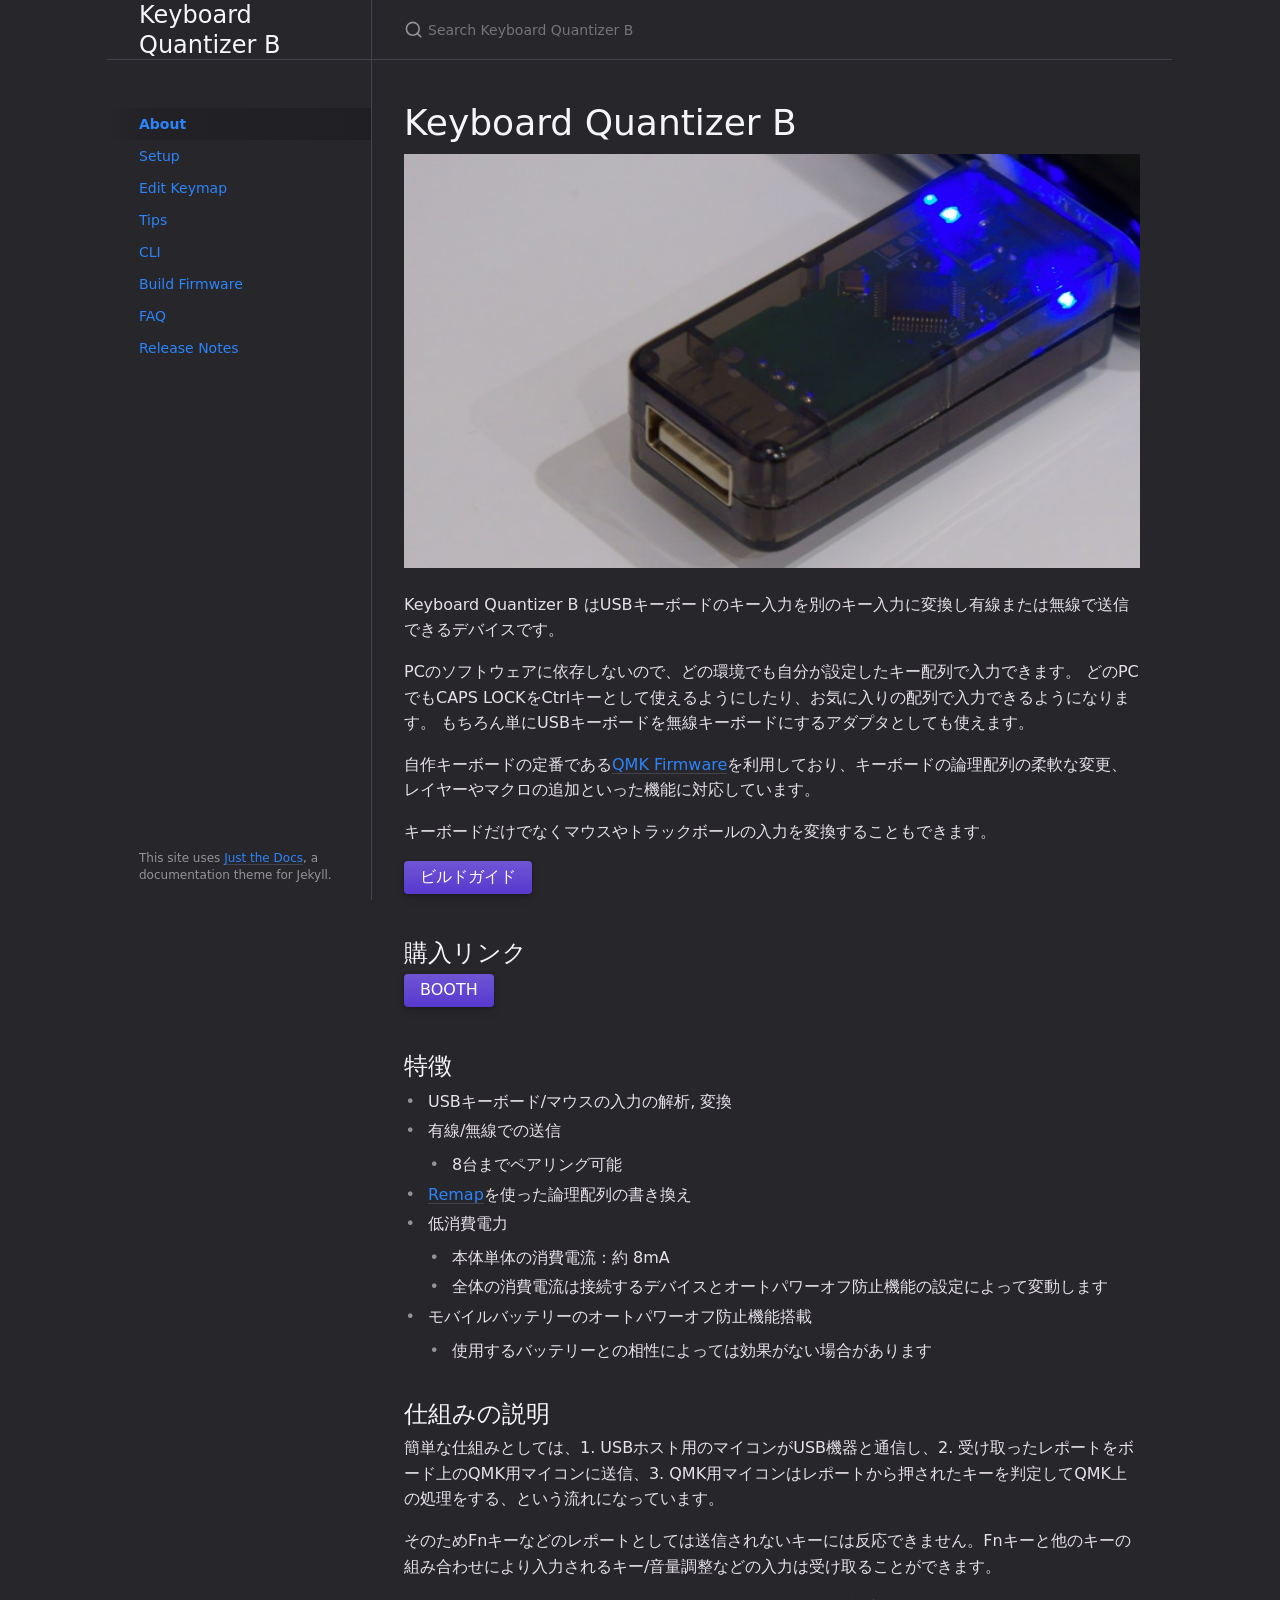
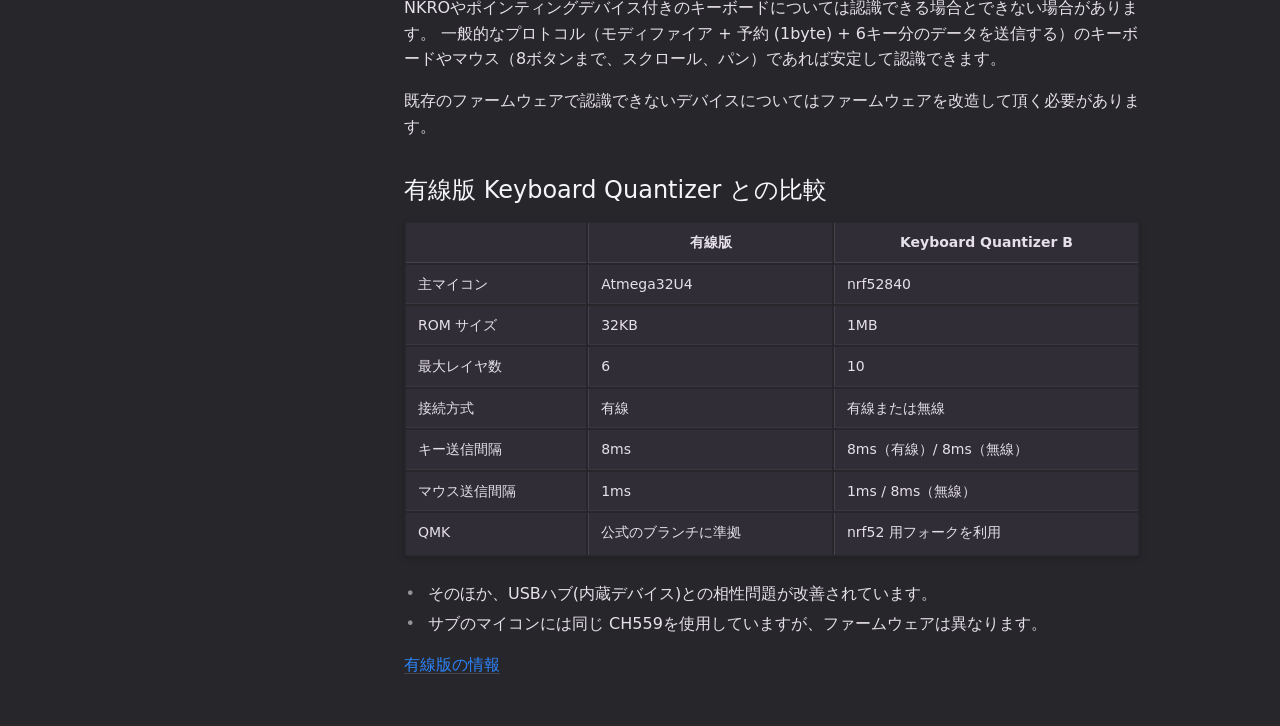
<file: index.html>
<!DOCTYPE html>
<html lang="en-US">
  <head>
    <meta charset="UTF-8" />
    <meta http-equiv="X-UA-Compatible" content="IE=Edge" />
    <title>About - Keyboard Quantizer B</title>
    <link rel="shortcut icon" href="/favicon.ico" type="image/x-icon" />
    <link rel="stylesheet" href="/assets/css/just-the-docs-default.css" />
    <script
      async
      src="https://www.googletagmanager.com/gtag/js?id=G-62G71JNR75"
    ></script>
    <script>
      window.dataLayer = window.dataLayer || [];
      function gtag() {
        dataLayer.push(arguments);
      }
      gtag("js", new Date());
      gtag("config", "G-62G71JNR75");
    </script>
    <script type="text/javascript" src="/assets/js/vendor/lunr.min.js"></script>
    <script type="text/javascript" src="/assets/js/just-the-docs.js"></script>
    <meta name="viewport" content="width=device-width, initial-scale=1" />
    <!-- Begin Jekyll SEO tag v2.7.1 -->
    <title>About | Keyboard Quantizer B</title>
    <meta name="generator" content="Jekyll v4.1.1" />
    <meta property="og:title" content="About" />
    <meta property="og:locale" content="en_US" />
    <meta
      name="description"
      content="市販/自作のキーボードを無線化したりキーマップを変更できる Keyboard Quantizer B の説明と設定 Documents and configurator of “Keyboard Quantizer B” which can make your keyboard wireless and configurable"
    />
    <meta
      property="og:description"
      content="市販/自作のキーボードを無線化したりキーマップを変更できる Keyboard Quantizer B の説明と設定 Documents and configurator of “Keyboard Quantizer B” which can make your keyboard wireless and configurable"
    />
    <link rel="canonical" href="/" />
    <meta property="og:url" content="/" />
    <meta property="og:site_name" content="Keyboard Quantizer B" />
    <meta property="og:image" content="/assets/img/quantizer_b.jpg" />
    <meta name="twitter:card" content="summary_large_image" />
    <meta property="twitter:image" content="/assets/img/quantizer_b.jpg" />
    <meta property="twitter:title" content="About" />
    <script type="application/ld+json">
      {
        "headline": "About",
        "@type": "WebSite",
        "description": "市販/自作のキーボードを無線化したりキーマップを変更できる Keyboard Quantizer B の説明と設定 Documents and configurator of “Keyboard Quantizer B” which can make your keyboard wireless and configurable",
        "url": "/",
        "image": "/assets/img/quantizer_b.jpg",
        "name": "Keyboard Quantizer B",
        "@context": "https://schema.org"
      }
    </script>
    <!-- End Jekyll SEO tag -->
  </head>
  <body>
    <svg xmlns="http://www.w3.org/2000/svg" style="display: none">
      <symbol id="svg-link" viewBox="0 0 24 24">
        <title>Link</title>
        <svg
          xmlns="http://www.w3.org/2000/svg"
          width="24"
          height="24"
          viewBox="0 0 24 24"
          fill="none"
          stroke="currentColor"
          stroke-width="2"
          stroke-linecap="round"
          stroke-linejoin="round"
          class="feather feather-link"
        >
          <path
            d="M10 13a5 5 0 0 0 7.54.54l3-3a5 5 0 0 0-7.07-7.07l-1.72 1.71"
          ></path>
          <path
            d="M14 11a5 5 0 0 0-7.54-.54l-3 3a5 5 0 0 0 7.07 7.07l1.71-1.71"
          ></path>
        </svg>
      </symbol>
      <symbol id="svg-search" viewBox="0 0 24 24">
        <title>Search</title>
        <svg
          xmlns="http://www.w3.org/2000/svg"
          width="24"
          height="24"
          viewBox="0 0 24 24"
          fill="none"
          stroke="currentColor"
          stroke-width="2"
          stroke-linecap="round"
          stroke-linejoin="round"
          class="feather feather-search"
        >
          <circle cx="11" cy="11" r="8"></circle>
          <line x1="21" y1="21" x2="16.65" y2="16.65"></line>
        </svg>
      </symbol>
      <symbol id="svg-menu" viewBox="0 0 24 24">
        <title>Menu</title>
        <svg
          xmlns="http://www.w3.org/2000/svg"
          width="24"
          height="24"
          viewBox="0 0 24 24"
          fill="none"
          stroke="currentColor"
          stroke-width="2"
          stroke-linecap="round"
          stroke-linejoin="round"
          class="feather feather-menu"
        >
          <line x1="3" y1="12" x2="21" y2="12"></line>
          <line x1="3" y1="6" x2="21" y2="6"></line>
          <line x1="3" y1="18" x2="21" y2="18"></line>
        </svg>
      </symbol>
      <symbol id="svg-arrow-right" viewBox="0 0 24 24">
        <title>Expand</title>
        <svg
          xmlns="http://www.w3.org/2000/svg"
          width="24"
          height="24"
          viewBox="0 0 24 24"
          fill="none"
          stroke="currentColor"
          stroke-width="2"
          stroke-linecap="round"
          stroke-linejoin="round"
          class="feather feather-chevron-right"
        >
          <polyline points="9 18 15 12 9 6"></polyline>
        </svg>
      </symbol>
      <symbol id="svg-doc" viewBox="0 0 24 24">
        <title>Document</title>
        <svg
          xmlns="http://www.w3.org/2000/svg"
          width="24"
          height="24"
          viewBox="0 0 24 24"
          fill="none"
          stroke="currentColor"
          stroke-width="2"
          stroke-linecap="round"
          stroke-linejoin="round"
          class="feather feather-file"
        >
          <path
            d="M13 2H6a2 2 0 0 0-2 2v16a2 2 0 0 0 2 2h12a2 2 0 0 0 2-2V9z"
          ></path>
          <polyline points="13 2 13 9 20 9"></polyline>
        </svg>
      </symbol>
    </svg>
    <div class="side-bar">
      <div class="site-header">
        <a href="/" class="site-title lh-tight"> Keyboard Quantizer B </a>
        <a href="#" id="menu-button" class="site-button">
          <svg viewBox="0 0 24 24" class="icon">
            <use xlink:href="#svg-menu"></use>
          </svg>
        </a>
      </div>
      <nav role="navigation" aria-label="Main" id="site-nav" class="site-nav">
        <ul class="nav-list">
          <li class="nav-list-item active">
            <a href="/" class="nav-list-link active">About</a>
          </li>
          <li class="nav-list-item">
            <a href="/setup/" class="nav-list-link">Setup</a>
          </li>
          <li class="nav-list-item">
            <a href="/keymap/" class="nav-list-link">Edit Keymap</a>
          </li>
          <li class="nav-list-item">
            <a href="/tips" class="nav-list-link">Tips</a>
          </li>
          <li class="nav-list-item">
            <a href="/cli/" class="nav-list-link">CLI</a>
          </li>
          <li class="nav-list-item">
            <a href="/build_firmware/" class="nav-list-link">Build Firmware</a>
          </li>
          <li class="nav-list-item">
            <a href="/faq/" class="nav-list-link">FAQ</a>
          </li>
          <li class="nav-list-item">
            <a href="/release_notes/" class="nav-list-link">Release Notes</a>
          </li>
        </ul>
      </nav>
      <footer class="site-footer">
        This site uses
        <a href="https://github.com/pmarsceill/just-the-docs">Just the Docs</a>,
        a documentation theme for Jekyll.
      </footer>
    </div>
    <div class="main" id="top">
      <div id="main-header" class="main-header">
        <div class="search">
          <div class="search-input-wrap">
            <input
              type="text"
              id="search-input"
              class="search-input"
              tabindex="0"
              placeholder="Search Keyboard Quantizer B"
              aria-label="Search Keyboard Quantizer B"
              autocomplete="off"
            />
            <label for="search-input" class="search-label"
              ><svg viewBox="0 0 24 24" class="search-icon">
                <use xlink:href="#svg-search"></use></svg
            ></label>
          </div>
          <div id="search-results" class="search-results"></div>
        </div>
      </div>
      <div id="main-content-wrap" class="main-content-wrap">
        <div id="main-content" class="main-content" role="main">
          <h1 id="keyboard-quantizer-b">
            <a
              href="#keyboard-quantizer-b"
              class="anchor-heading"
              aria-labelledby="keyboard-quantizer-b"
              ><svg viewBox="0 0 16 16" aria-hidden="true">
                <use xlink:href="#svg-link"></use></svg
            ></a>
            Keyboard Quantizer B
          </h1>
          <p><img src="assets/img/quantizer_b.jpg" alt="quantizer_b" /></p>
          <p>
            Keyboard Quantizer B
            はUSBキーボードのキー入力を別のキー入力に変換し有線または無線で送信できるデバイスです。
          </p>
          <p>
            PCのソフトウェアに依存しないので、どの環境でも自分が設定したキー配列で入力できます。
            どのPCでもCAPS
            LOCKをCtrlキーとして使えるようにしたり、お気に入りの配列で入力できるようになります。
            もちろん単にUSBキーボードを無線キーボードにするアダプタとしても使えます。
          </p>
          <p>
            自作キーボードの定番である<a
              href="https://docs.qmk.fm/#/ja/"
              target="_blank"
              >QMK Firmware</a
            >を利用しており、キーボードの論理配列の柔軟な変更、レイヤーやマクロの追加といった機能に対応しています。
          </p>
          <p>
            キーボードだけでなくマウスやトラックボールの入力を変換することもできます。
          </p>
          <p>
            <a href="/setup" class="btn btn-purple">ビルドガイド</a>
          </p>
          <h2 id="購入リンク">
            <a
              href="#購入リンク"
              class="anchor-heading"
              aria-labelledby="購入リンク"
              ><svg viewBox="0 0 16 16" aria-hidden="true">
                <use xlink:href="#svg-link"></use></svg
            ></a>
            購入リンク
          </h2>
          <p>
            <a
              href="https://nogikes.booth.pm/items/3095820"
              class="btn btn-purple"
              target="_blank"
              >BOOTH</a
            >
          </p>
          <h2 id="特徴">
            <a href="#特徴" class="anchor-heading" aria-labelledby="特徴"
              ><svg viewBox="0 0 16 16" aria-hidden="true">
                <use xlink:href="#svg-link"></use></svg
            ></a>
            特徴
          </h2>
          <ul>
            <li>USBキーボード/マウスの入力の解析, 変換</li>
            <li>
              有線/無線での送信
              <ul>
                <li>8台までペアリング可能</li>
              </ul>
            </li>
            <li>
              <a href="https://remap-keys.app/" target="_blank">Remap</a
              >を使った論理配列の書き換え
            </li>
            <li>
              低消費電力
              <ul>
                <li>本体単体の消費電流：約 8mA</li>
                <li>
                  全体の消費電流は接続するデバイスとオートパワーオフ防止機能の設定によって変動します
                </li>
              </ul>
            </li>
            <li>
              モバイルバッテリーのオートパワーオフ防止機能搭載
              <ul>
                <li>
                  使用するバッテリーとの相性によっては効果がない場合があります
                </li>
              </ul>
            </li>
          </ul>
          <h2 id="仕組みの説明">
            <a
              href="#仕組みの説明"
              class="anchor-heading"
              aria-labelledby="仕組みの説明"
              ><svg viewBox="0 0 16 16" aria-hidden="true">
                <use xlink:href="#svg-link"></use></svg
            ></a>
            仕組みの説明
          </h2>
          <p>
            簡単な仕組みとしては、1. USBホスト用のマイコンがUSB機器と通信し、2.
            受け取ったレポートをボード上のQMK用マイコンに送信、3.
            QMK用マイコンはレポートから押されたキーを判定してQMK上の処理をする、という流れになっています。
          </p>
          <p>
            そのためFnキーなどのレポートとしては送信されないキーには反応できません。Fnキーと他のキーの組み合わせにより入力されるキー/音量調整などの入力は受け取ることができます。
          </p>
          <p>
            NKROやポインティングデバイス付きのキーボードについては認識できる場合とできない場合があります。
            一般的なプロトコル（モディファイア + 予約 (1byte) +
            6キー分のデータを送信する）のキーボードやマウス（8ボタンまで、スクロール、パン）であれば安定して認識できます。
          </p>
          <p>
            既存のファームウェアで認識できないデバイスについてはファームウェアを改造して頂く必要があります。
          </p>
          <h2 id="有線版-keyboard-quantizer-との比較">
            <a
              href="#有線版-keyboard-quantizer-との比較"
              class="anchor-heading"
              aria-labelledby="有線版-keyboard-quantizer-との比較"
              ><svg viewBox="0 0 16 16" aria-hidden="true">
                <use xlink:href="#svg-link"></use></svg
            ></a>
            有線版 Keyboard Quantizer との比較
          </h2>
          <div class="table-wrapper">
            <table>
              <thead>
                <tr>
                  <th> </th>
                  <th>有線版</th>
                  <th>Keyboard Quantizer B</th>
                </tr>
              </thead>
              <tbody>
                <tr>
                  <td>主マイコン</td>
                  <td>Atmega32U4</td>
                  <td>nrf52840</td>
                </tr>
                <tr>
                  <td>ROM サイズ</td>
                  <td>32KB</td>
                  <td>1MB</td>
                </tr>
                <tr>
                  <td>最大レイヤ数</td>
                  <td>6</td>
                  <td>10</td>
                </tr>
                <tr>
                  <td>接続方式</td>
                  <td>有線</td>
                  <td>有線または無線</td>
                </tr>
                <tr>
                  <td>キー送信間隔</td>
                  <td>8ms</td>
                  <td>8ms（有線）/ 8ms（無線）</td>
                </tr>
                <tr>
                  <td>マウス送信間隔</td>
                  <td>1ms</td>
                  <td>1ms / 8ms（無線）</td>
                </tr>
                <tr>
                  <td>QMK</td>
                  <td>公式のブランチに準拠</td>
                  <td>nrf52 用フォークを利用</td>
                </tr>
              </tbody>
            </table>
          </div>
          <ul>
            <li>
              そのほか、USBハブ(内蔵デバイス)との相性問題が改善されています。
            </li>
            <li>
              サブのマイコンには同じ
              CH559を使用していますが、ファームウェアは異なります。
            </li>
          </ul>
          <p>
            <a
              href="https://github.com/sekigon-gonnoc/keyboard-quantizer-doc"
              target="_blank"
              >有線版の情報</a
            >
          </p>
        </div>
      </div>
      <div class="search-overlay"></div>
    </div>
  </body>
</html>
</file>
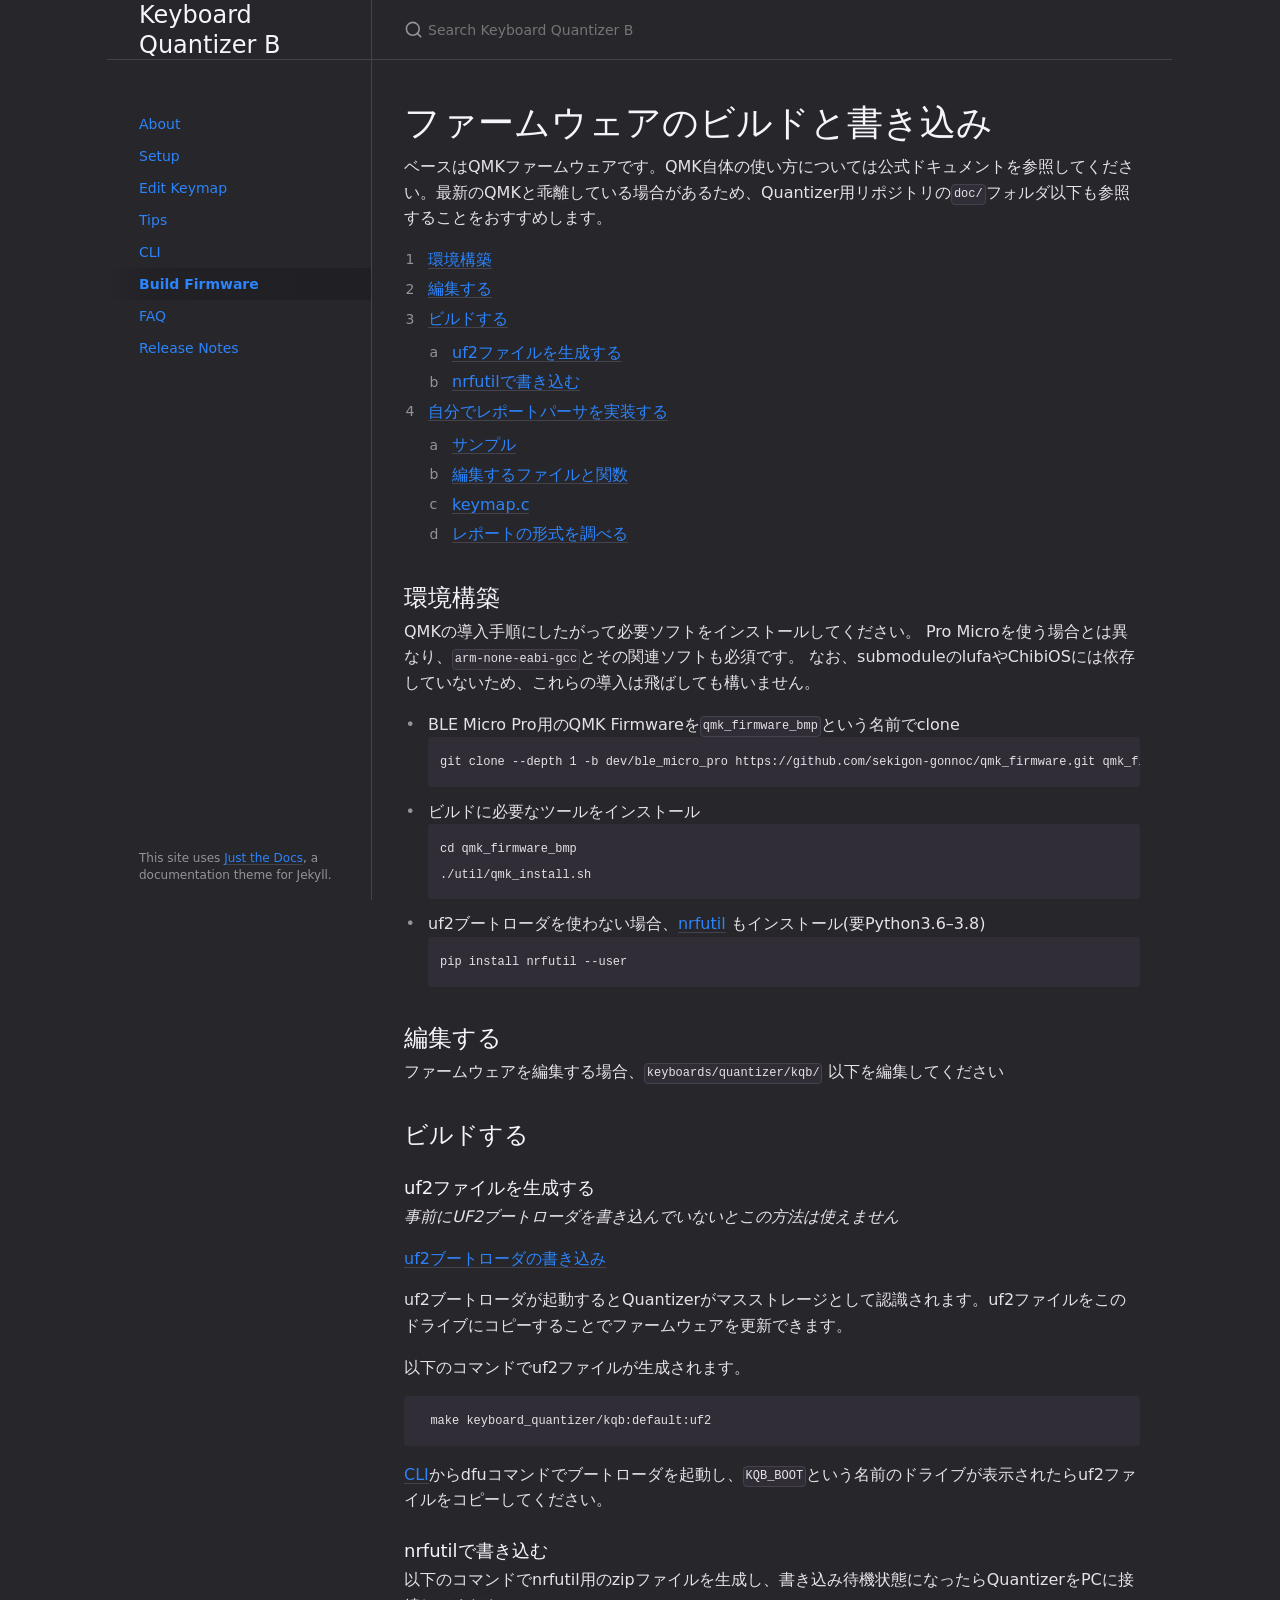
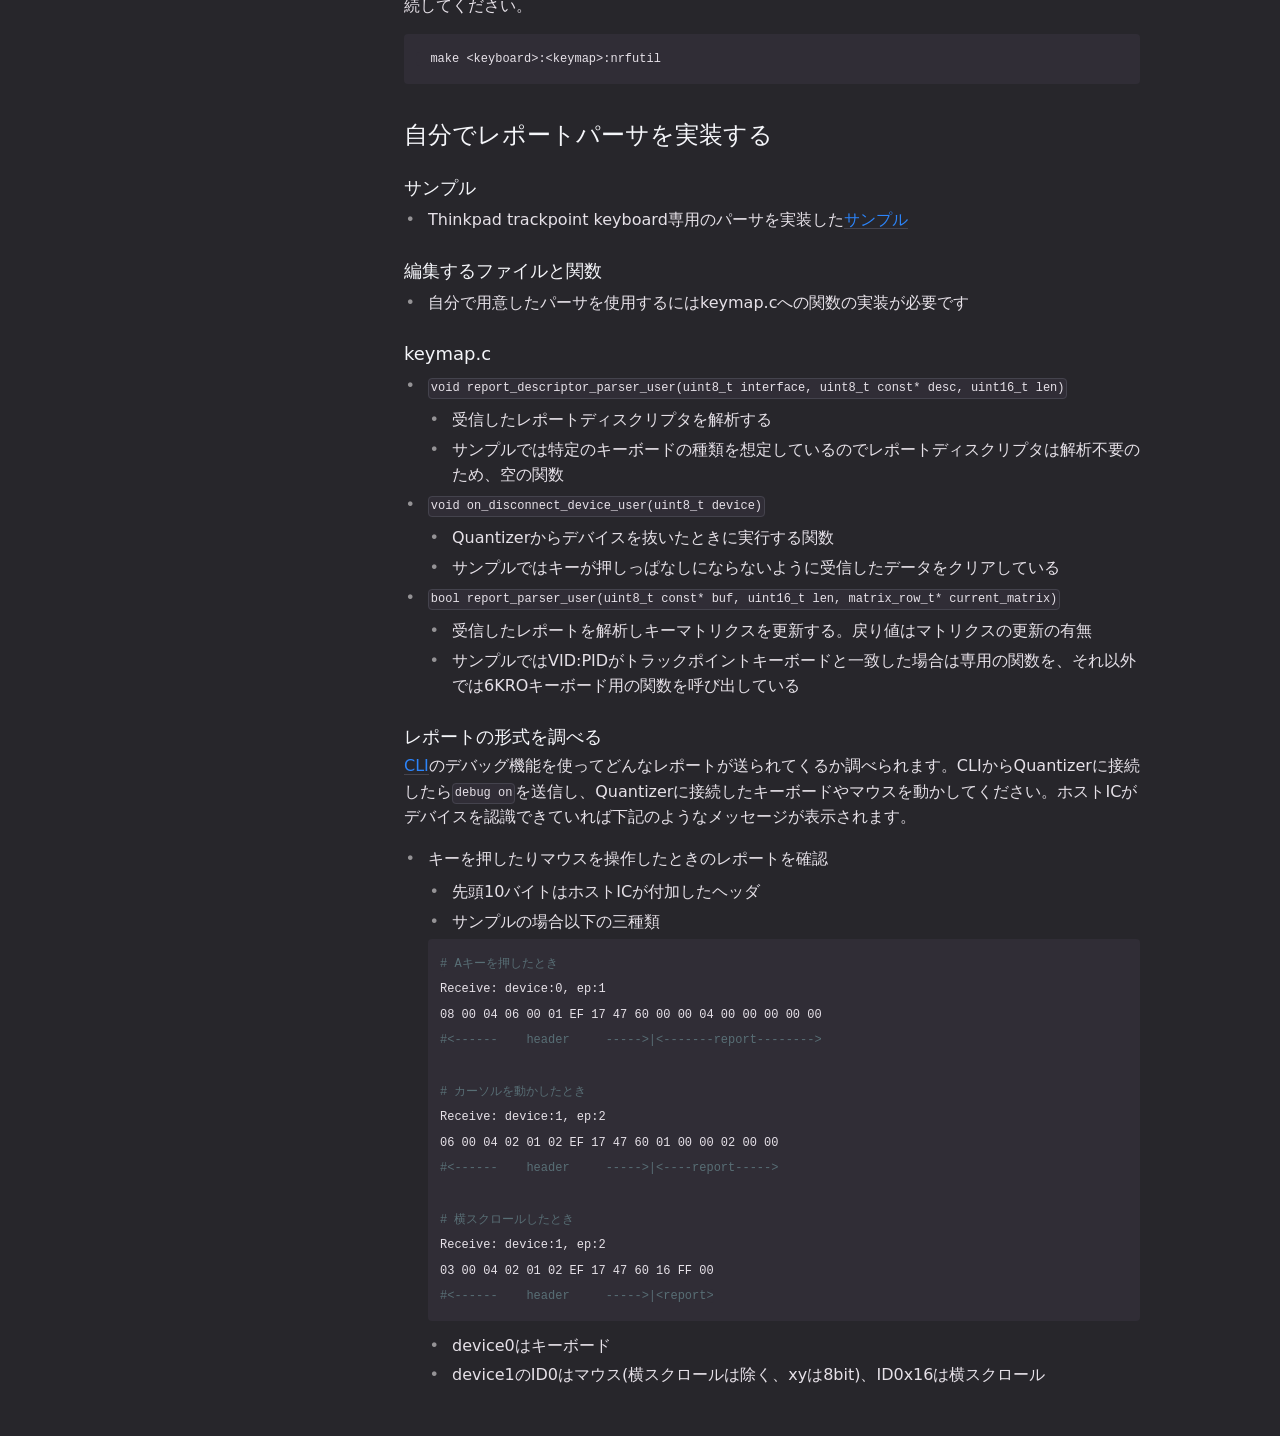
<file: build_firmware/index.html>
<!DOCTYPE html>
<html lang="en-US">
  <head>
    <meta charset="UTF-8" />
    <meta http-equiv="X-UA-Compatible" content="IE=Edge" />
    <title>Build Firmware - Keyboard Quantizer B</title>
    <link rel="shortcut icon" href="/favicon.ico" type="image/x-icon" />
    <link rel="stylesheet" href="/assets/css/just-the-docs-default.css" />
    <script
      async
      src="https://www.googletagmanager.com/gtag/js?id=G-62G71JNR75"
    ></script>
    <script>
      window.dataLayer = window.dataLayer || [];
      function gtag() {
        dataLayer.push(arguments);
      }
      gtag("js", new Date());
      gtag("config", "G-62G71JNR75");
    </script>
    <script type="text/javascript" src="/assets/js/vendor/lunr.min.js"></script>
    <script type="text/javascript" src="/assets/js/just-the-docs.js"></script>
    <meta name="viewport" content="width=device-width, initial-scale=1" />
    <!-- Begin Jekyll SEO tag v2.7.1 -->
    <title>Build Firmware | Keyboard Quantizer B</title>
    <meta name="generator" content="Jekyll v4.1.1" />
    <meta property="og:title" content="Build Firmware" />
    <meta property="og:locale" content="en_US" />
    <meta
      name="description"
      content="市販/自作のキーボードを無線化したりキーマップを変更できる Keyboard Quantizer B の説明と設定 Documents and configurator of “Keyboard Quantizer B” which can make your keyboard wireless and configurable"
    />
    <meta
      property="og:description"
      content="市販/自作のキーボードを無線化したりキーマップを変更できる Keyboard Quantizer B の説明と設定 Documents and configurator of “Keyboard Quantizer B” which can make your keyboard wireless and configurable"
    />
    <link rel="canonical" href="/build_firmware/" />
    <meta property="og:url" content="/build_firmware/" />
    <meta property="og:site_name" content="Keyboard Quantizer B" />
    <meta name="twitter:card" content="summary" />
    <meta property="twitter:title" content="Build Firmware" />
    <script type="application/ld+json">
      {
        "headline": "Build Firmware",
        "@type": "WebPage",
        "description": "市販/自作のキーボードを無線化したりキーマップを変更できる Keyboard Quantizer B の説明と設定 Documents and configurator of “Keyboard Quantizer B” which can make your keyboard wireless and configurable",
        "url": "/build_firmware/",
        "@context": "https://schema.org"
      }
    </script>
    <!-- End Jekyll SEO tag -->
  </head>
  <body>
    <svg xmlns="http://www.w3.org/2000/svg" style="display: none">
      <symbol id="svg-link" viewBox="0 0 24 24">
        <title>Link</title>
        <svg
          xmlns="http://www.w3.org/2000/svg"
          width="24"
          height="24"
          viewBox="0 0 24 24"
          fill="none"
          stroke="currentColor"
          stroke-width="2"
          stroke-linecap="round"
          stroke-linejoin="round"
          class="feather feather-link"
        >
          <path
            d="M10 13a5 5 0 0 0 7.54.54l3-3a5 5 0 0 0-7.07-7.07l-1.72 1.71"
          ></path>
          <path
            d="M14 11a5 5 0 0 0-7.54-.54l-3 3a5 5 0 0 0 7.07 7.07l1.71-1.71"
          ></path>
        </svg>
      </symbol>
      <symbol id="svg-search" viewBox="0 0 24 24">
        <title>Search</title>
        <svg
          xmlns="http://www.w3.org/2000/svg"
          width="24"
          height="24"
          viewBox="0 0 24 24"
          fill="none"
          stroke="currentColor"
          stroke-width="2"
          stroke-linecap="round"
          stroke-linejoin="round"
          class="feather feather-search"
        >
          <circle cx="11" cy="11" r="8"></circle>
          <line x1="21" y1="21" x2="16.65" y2="16.65"></line>
        </svg>
      </symbol>
      <symbol id="svg-menu" viewBox="0 0 24 24">
        <title>Menu</title>
        <svg
          xmlns="http://www.w3.org/2000/svg"
          width="24"
          height="24"
          viewBox="0 0 24 24"
          fill="none"
          stroke="currentColor"
          stroke-width="2"
          stroke-linecap="round"
          stroke-linejoin="round"
          class="feather feather-menu"
        >
          <line x1="3" y1="12" x2="21" y2="12"></line>
          <line x1="3" y1="6" x2="21" y2="6"></line>
          <line x1="3" y1="18" x2="21" y2="18"></line>
        </svg>
      </symbol>
      <symbol id="svg-arrow-right" viewBox="0 0 24 24">
        <title>Expand</title>
        <svg
          xmlns="http://www.w3.org/2000/svg"
          width="24"
          height="24"
          viewBox="0 0 24 24"
          fill="none"
          stroke="currentColor"
          stroke-width="2"
          stroke-linecap="round"
          stroke-linejoin="round"
          class="feather feather-chevron-right"
        >
          <polyline points="9 18 15 12 9 6"></polyline>
        </svg>
      </symbol>
      <symbol id="svg-doc" viewBox="0 0 24 24">
        <title>Document</title>
        <svg
          xmlns="http://www.w3.org/2000/svg"
          width="24"
          height="24"
          viewBox="0 0 24 24"
          fill="none"
          stroke="currentColor"
          stroke-width="2"
          stroke-linecap="round"
          stroke-linejoin="round"
          class="feather feather-file"
        >
          <path
            d="M13 2H6a2 2 0 0 0-2 2v16a2 2 0 0 0 2 2h12a2 2 0 0 0 2-2V9z"
          ></path>
          <polyline points="13 2 13 9 20 9"></polyline>
        </svg>
      </symbol>
    </svg>
    <div class="side-bar">
      <div class="site-header">
        <a href="/" class="site-title lh-tight"> Keyboard Quantizer B </a>
        <a href="#" id="menu-button" class="site-button">
          <svg viewBox="0 0 24 24" class="icon">
            <use xlink:href="#svg-menu"></use>
          </svg>
        </a>
      </div>
      <nav role="navigation" aria-label="Main" id="site-nav" class="site-nav">
        <ul class="nav-list">
          <li class="nav-list-item">
            <a href="/" class="nav-list-link">About</a>
          </li>
          <li class="nav-list-item">
            <a href="/setup/" class="nav-list-link">Setup</a>
          </li>
          <li class="nav-list-item">
            <a href="/keymap/" class="nav-list-link">Edit Keymap</a>
          </li>
          <li class="nav-list-item">
            <a href="/tips" class="nav-list-link">Tips</a>
          </li>
          <li class="nav-list-item">
            <a href="/cli/" class="nav-list-link">CLI</a>
          </li>
          <li class="nav-list-item active">
            <a href="/build_firmware/" class="nav-list-link active"
              >Build Firmware</a
            >
          </li>
          <li class="nav-list-item">
            <a href="/faq/" class="nav-list-link">FAQ</a>
          </li>
          <li class="nav-list-item">
            <a href="/release_notes/" class="nav-list-link">Release Notes</a>
          </li>
        </ul>
      </nav>
      <footer class="site-footer">
        This site uses
        <a href="https://github.com/pmarsceill/just-the-docs">Just the Docs</a>,
        a documentation theme for Jekyll.
      </footer>
    </div>
    <div class="main" id="top">
      <div id="main-header" class="main-header">
        <div class="search">
          <div class="search-input-wrap">
            <input
              type="text"
              id="search-input"
              class="search-input"
              tabindex="0"
              placeholder="Search Keyboard Quantizer B"
              aria-label="Search Keyboard Quantizer B"
              autocomplete="off"
            />
            <label for="search-input" class="search-label"
              ><svg viewBox="0 0 24 24" class="search-icon">
                <use xlink:href="#svg-search"></use></svg
            ></label>
          </div>
          <div id="search-results" class="search-results"></div>
        </div>
      </div>
      <div id="main-content-wrap" class="main-content-wrap">
        <div id="main-content" class="main-content" role="main">
          <h1 class="no_toc" id="ファームウェアのビルドと書き込み">
            <a
              href="#ファームウェアのビルドと書き込み"
              class="anchor-heading"
              aria-labelledby="ファームウェアのビルドと書き込み"
              ><svg viewBox="0 0 16 16" aria-hidden="true">
                <use xlink:href="#svg-link"></use></svg
            ></a>
            ファームウェアのビルドと書き込み
          </h1>
          <p>
            ベースはQMKファームウェアです。QMK自体の使い方については公式ドキュメントを参照してください。最新のQMKと乖離している場合があるため、Quantizer用リポジトリの<code
              class="language-plaintext highlighter-rouge"
              >doc/</code
            >フォルダ以下も参照することをおすすめします。
          </p>
          <ol id="markdown-toc">
            <li><a href="#環境構築" id="markdown-toc-環境構築">環境構築</a></li>
            <li><a href="#編集する" id="markdown-toc-編集する">編集する</a></li>
            <li>
              <a href="#ビルドする" id="markdown-toc-ビルドする">ビルドする</a>
              <ol>
                <li>
                  <a
                    href="#uf2ファイルを生成する"
                    id="markdown-toc-uf2ファイルを生成する"
                    >uf2ファイルを生成する</a
                  >
                </li>
                <li>
                  <a
                    href="#nrfutilで書き込む"
                    id="markdown-toc-nrfutilで書き込む"
                    >nrfutilで書き込む</a
                  >
                </li>
              </ol>
            </li>
            <li>
              <a
                href="#自分でレポートパーサを実装する"
                id="markdown-toc-自分でレポートパーサを実装する"
                >自分でレポートパーサを実装する</a
              >
              <ol>
                <li>
                  <a href="#サンプル" id="markdown-toc-サンプル">サンプル</a>
                </li>
                <li>
                  <a
                    href="#編集するファイルと関数"
                    id="markdown-toc-編集するファイルと関数"
                    >編集するファイルと関数</a
                  >
                </li>
                <li>
                  <a href="#keymapc" id="markdown-toc-keymapc">keymap.c</a>
                </li>
                <li>
                  <a
                    href="#レポートの形式を調べる"
                    id="markdown-toc-レポートの形式を調べる"
                    >レポートの形式を調べる</a
                  >
                </li>
              </ol>
            </li>
          </ol>
          <h2 id="環境構築">
            <a
              href="#環境構築"
              class="anchor-heading"
              aria-labelledby="環境構築"
              ><svg viewBox="0 0 16 16" aria-hidden="true">
                <use xlink:href="#svg-link"></use></svg
            ></a>
            環境構築
          </h2>
          <p>
            QMKの導入手順にしたがって必要ソフトをインストールしてください。 Pro
            Microを使う場合とは異なり、<code
              class="language-plaintext highlighter-rouge"
              >arm-none-eabi-gcc</code
            >とその関連ソフトも必須です。
            なお、submoduleのlufaやChibiOSには依存していないため、これらの導入は飛ばしても構いません。
          </p>
          <ul>
            <li>
              BLE Micro Pro用のQMK Firmwareを<code
                class="language-plaintext highlighter-rouge"
                >qmk_firmware_bmp</code
              >という名前でclone
              <div class="language-plaintext highlighter-rouge">
                <div class="highlight">
                  <pre
                    class="highlight"
                  ><code>git clone --depth 1 -b dev/ble_micro_pro https://github.com/sekigon-gonnoc/qmk_firmware.git qmk_firmware_bmp
</code></pre>
                </div>
              </div>
            </li>
            <li>
              ビルドに必要なツールをインストール
              <div class="language-plaintext highlighter-rouge">
                <div class="highlight">
                  <pre class="highlight"><code>cd qmk_firmware_bmp
./util/qmk_install.sh
</code></pre>
                </div>
              </div>
            </li>
            <li>
              uf2ブートローダを使わない場合、<a
                href="https://github.com/NordicSemiconductor/pc-nrfutil"
                target="_blank"
                >nrfutil</a
              >
              もインストール(要Python3.6–3.8)
              <div class="language-plaintext highlighter-rouge">
                <div class="highlight">
                  <pre class="highlight"><code>pip install nrfutil --user
</code></pre>
                </div>
              </div>
            </li>
          </ul>
          <h2 id="編集する">
            <a
              href="#編集する"
              class="anchor-heading"
              aria-labelledby="編集する"
              ><svg viewBox="0 0 16 16" aria-hidden="true">
                <use xlink:href="#svg-link"></use></svg
            ></a>
            編集する
          </h2>
          <p>
            ファームウェアを編集する場合、<code
              class="language-plaintext highlighter-rouge"
              >keyboards/quantizer/kqb/</code
            >
            以下を編集してください
          </p>
          <h2 id="ビルドする">
            <a
              href="#ビルドする"
              class="anchor-heading"
              aria-labelledby="ビルドする"
              ><svg viewBox="0 0 16 16" aria-hidden="true">
                <use xlink:href="#svg-link"></use></svg
            ></a>
            ビルドする
          </h2>
          <h3 id="uf2ファイルを生成する">
            <a
              href="#uf2ファイルを生成する"
              class="anchor-heading"
              aria-labelledby="uf2ファイルを生成する"
              ><svg viewBox="0 0 16 16" aria-hidden="true">
                <use xlink:href="#svg-link"></use></svg
            ></a>
            uf2ファイルを生成する
          </h3>
          <p>
            <em
              >事前にUF2ブートローダを書き込んでいないとこの方法は使えません</em
            >
          </p>
          <p>
            <a href="/setup#bootloader-update">uf2ブートローダの書き込み</a>
          </p>
          <p>
            uf2ブートローダが起動するとQuantizerがマスストレージとして認識されます。uf2ファイルをこのドライブにコピーすることでファームウェアを更新できます。
          </p>
          <p>以下のコマンドでuf2ファイルが生成されます。</p>
          <div class="language-plaintext highlighter-rouge">
            <div class="highlight">
              <pre
                class="highlight"
              ><code>  make keyboard_quantizer/kqb:default:uf2
</code></pre>
            </div>
          </div>
          <p>
            <a href="/cli">CLI</a>からdfuコマンドでブートローダを起動し、<code
              class="language-plaintext highlighter-rouge"
              >KQB_BOOT</code
            >という名前のドライブが表示されたらuf2ファイルをコピーしてください。
          </p>
          <h3 id="nrfutilで書き込む">
            <a
              href="#nrfutilで書き込む"
              class="anchor-heading"
              aria-labelledby="nrfutilで書き込む"
              ><svg viewBox="0 0 16 16" aria-hidden="true">
                <use xlink:href="#svg-link"></use></svg
            ></a>
            nrfutilで書き込む
          </h3>
          <p>
            以下のコマンドでnrfutil用のzipファイルを生成し、書き込み待機状態になったらQuantizerをPCに接続してください。
          </p>
          <div class="language-plaintext highlighter-rouge">
            <div class="highlight">
              <pre
                class="highlight"
              ><code>  make &lt;keyboard&gt;:&lt;keymap&gt;:nrfutil
</code></pre>
            </div>
          </div>
          <h2 id="自分でレポートパーサを実装する">
            <a
              href="#自分でレポートパーサを実装する"
              class="anchor-heading"
              aria-labelledby="自分でレポートパーサを実装する"
              ><svg viewBox="0 0 16 16" aria-hidden="true">
                <use xlink:href="#svg-link"></use></svg
            ></a>
            自分でレポートパーサを実装する
          </h2>
          <h3 id="サンプル">
            <a
              href="#サンプル"
              class="anchor-heading"
              aria-labelledby="サンプル"
              ><svg viewBox="0 0 16 16" aria-hidden="true">
                <use xlink:href="#svg-link"></use></svg
            ></a>
            サンプル
          </h3>
          <ul>
            <li>
              Thinkpad trackpoint keyboard専用のパーサを実装した<a
                href="https://github.com/sekigon-gonnoc/qmk_firmware/blob/dev/sekigon/keyboards/keyboard_quantizer/keymaps/user_parser_sample/keymap.c"
                >サンプル</a
              >
            </li>
          </ul>
          <h3 id="編集するファイルと関数">
            <a
              href="#編集するファイルと関数"
              class="anchor-heading"
              aria-labelledby="編集するファイルと関数"
              ><svg viewBox="0 0 16 16" aria-hidden="true">
                <use xlink:href="#svg-link"></use></svg
            ></a>
            編集するファイルと関数
          </h3>
          <ul>
            <li>
              自分で用意したパーサを使用するにはkeymap.cへの関数の実装が必要です
            </li>
          </ul>
          <h3 id="keymapc">
            <a href="#keymapc" class="anchor-heading" aria-labelledby="keymapc"
              ><svg viewBox="0 0 16 16" aria-hidden="true">
                <use xlink:href="#svg-link"></use></svg
            ></a>
            keymap.c
          </h3>
          <ul>
            <li>
              <code class="language-plaintext highlighter-rouge"
                >void report_descriptor_parser_user(uint8_t interface, uint8_t
                const* desc, uint16_t len)</code
              >
              <ul>
                <li>受信したレポートディスクリプタを解析する</li>
                <li>
                  サンプルでは特定のキーボードの種類を想定しているのでレポートディスクリプタは解析不要のため、空の関数
                </li>
              </ul>
            </li>
            <li>
              <code class="language-plaintext highlighter-rouge"
                >void on_disconnect_device_user(uint8_t device)</code
              >
              <ul>
                <li>Quantizerからデバイスを抜いたときに実行する関数</li>
                <li>
                  サンプルではキーが押しっぱなしにならないように受信したデータをクリアしている
                </li>
              </ul>
            </li>
            <li>
              <code class="language-plaintext highlighter-rouge"
                >bool report_parser_user(uint8_t const* buf, uint16_t len,
                matrix_row_t* current_matrix)</code
              >
              <ul>
                <li>
                  受信したレポートを解析しキーマトリクスを更新する。戻り値はマトリクスの更新の有無
                </li>
                <li>
                  サンプルではVID:PIDがトラックポイントキーボードと一致した場合は専用の関数を、それ以外では6KROキーボード用の関数を呼び出している
                </li>
              </ul>
            </li>
          </ul>
          <h3 id="レポートの形式を調べる">
            <a
              href="#レポートの形式を調べる"
              class="anchor-heading"
              aria-labelledby="レポートの形式を調べる"
              ><svg viewBox="0 0 16 16" aria-hidden="true">
                <use xlink:href="#svg-link"></use></svg
            ></a>
            レポートの形式を調べる
          </h3>
          <p>
            <a href="/cli">CLI</a
            >のデバッグ機能を使ってどんなレポートが送られてくるか調べられます。CLIからQuantizerに接続したら<code
              class="language-plaintext highlighter-rouge"
              >debug on</code
            >を送信し、Quantizerに接続したキーボードやマウスを動かしてください。ホストICがデバイスを認識できていれば下記のようなメッセージが表示されます。
          </p>
          <ul>
            <li>
              キーを押したりマウスを操作したときのレポートを確認
              <ul>
                <li>先頭10バイトはホストICが付加したヘッダ</li>
                <li>サンプルの場合以下の三種類</li>
              </ul>
              <div class="language-bash highlighter-rouge">
                <div class="highlight">
                  <pre
                    class="highlight"
                  ><code><span class="c"># Aキーを押したとき</span>
Receive: device:0, ep:1
08 00 04 06 00 01 EF 17 47 60 00 00 04 00 00 00 00 00
<span class="c">#&lt;------    header     -----&gt;|&lt;-------report--------&gt;</span>

<span class="c"># カーソルを動かしたとき</span>
Receive: device:1, ep:2
06 00 04 02 01 02 EF 17 47 60 01 00 00 02 00 00
<span class="c">#&lt;------    header     -----&gt;|&lt;----report-----&gt;</span>

<span class="c"># 横スクロールしたとき</span>
Receive: device:1, ep:2
03 00 04 02 01 02 EF 17 47 60 16 FF 00
<span class="c">#&lt;------    header     -----&gt;|&lt;report&gt;</span>
</code></pre>
                </div>
              </div>
              <ul>
                <li>device0はキーボード</li>
                <li>
                  device1のID0はマウス(横スクロールは除く、xyは8bit)、ID0x16は横スクロール
                </li>
              </ul>
            </li>
          </ul>
        </div>
      </div>
      <div class="search-overlay"></div>
    </div>
  </body>
</html>
</file>
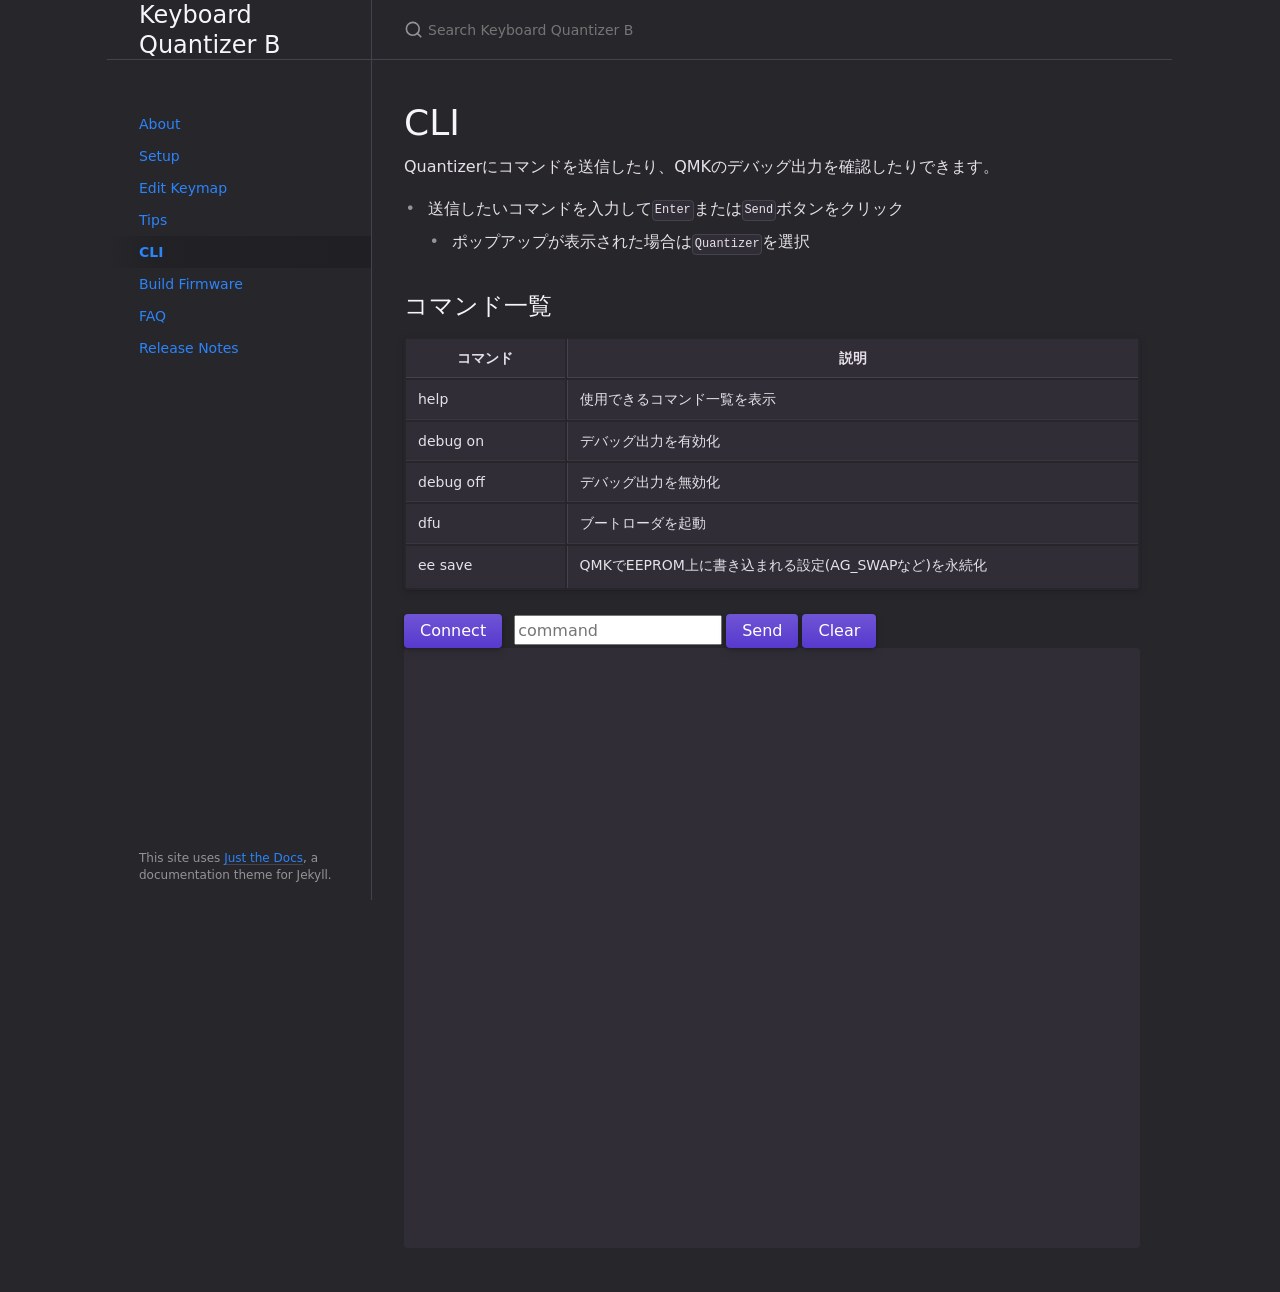
<file: cli/index.html>
<!DOCTYPE html>
<html lang="en-US">
  <head>
    <meta charset="UTF-8" />
    <meta http-equiv="X-UA-Compatible" content="IE=Edge" />
    <title>CLI - Keyboard Quantizer B</title>
    <link rel="shortcut icon" href="/favicon.ico" type="image/x-icon" />
    <link rel="stylesheet" href="/assets/css/just-the-docs-default.css" />
    <script
      async
      src="https://www.googletagmanager.com/gtag/js?id=G-62G71JNR75"
    ></script>
    <script>
      window.dataLayer = window.dataLayer || [];
      function gtag() {
        dataLayer.push(arguments);
      }
      gtag("js", new Date());
      gtag("config", "G-62G71JNR75");
    </script>
    <script type="text/javascript" src="/assets/js/vendor/lunr.min.js"></script>
    <script type="text/javascript" src="/assets/js/just-the-docs.js"></script>
    <meta name="viewport" content="width=device-width, initial-scale=1" />
    <!-- Begin Jekyll SEO tag v2.7.1 -->
    <title>CLI | Keyboard Quantizer B</title>
    <meta name="generator" content="Jekyll v4.1.1" />
    <meta property="og:title" content="CLI" />
    <meta property="og:locale" content="en_US" />
    <meta
      name="description"
      content="市販/自作のキーボードを無線化したりキーマップを変更できる Keyboard Quantizer B の説明と設定 Documents and configurator of “Keyboard Quantizer B” which can make your keyboard wireless and configurable"
    />
    <meta
      property="og:description"
      content="市販/自作のキーボードを無線化したりキーマップを変更できる Keyboard Quantizer B の説明と設定 Documents and configurator of “Keyboard Quantizer B” which can make your keyboard wireless and configurable"
    />
    <link rel="canonical" href="/cli/" />
    <meta property="og:url" content="/cli/" />
    <meta property="og:site_name" content="Keyboard Quantizer B" />
    <meta name="twitter:card" content="summary" />
    <meta property="twitter:title" content="CLI" />
    <script type="application/ld+json">
      {
        "headline": "CLI",
        "@type": "WebPage",
        "description": "市販/自作のキーボードを無線化したりキーマップを変更できる Keyboard Quantizer B の説明と設定 Documents and configurator of “Keyboard Quantizer B” which can make your keyboard wireless and configurable",
        "url": "/cli/",
        "@context": "https://schema.org"
      }
    </script>
    <!-- End Jekyll SEO tag -->
  </head>
  <body>
    <svg xmlns="http://www.w3.org/2000/svg" style="display: none">
      <symbol id="svg-link" viewBox="0 0 24 24">
        <title>Link</title>
        <svg
          xmlns="http://www.w3.org/2000/svg"
          width="24"
          height="24"
          viewBox="0 0 24 24"
          fill="none"
          stroke="currentColor"
          stroke-width="2"
          stroke-linecap="round"
          stroke-linejoin="round"
          class="feather feather-link"
        >
          <path
            d="M10 13a5 5 0 0 0 7.54.54l3-3a5 5 0 0 0-7.07-7.07l-1.72 1.71"
          ></path>
          <path
            d="M14 11a5 5 0 0 0-7.54-.54l-3 3a5 5 0 0 0 7.07 7.07l1.71-1.71"
          ></path>
        </svg>
      </symbol>
      <symbol id="svg-search" viewBox="0 0 24 24">
        <title>Search</title>
        <svg
          xmlns="http://www.w3.org/2000/svg"
          width="24"
          height="24"
          viewBox="0 0 24 24"
          fill="none"
          stroke="currentColor"
          stroke-width="2"
          stroke-linecap="round"
          stroke-linejoin="round"
          class="feather feather-search"
        >
          <circle cx="11" cy="11" r="8"></circle>
          <line x1="21" y1="21" x2="16.65" y2="16.65"></line>
        </svg>
      </symbol>
      <symbol id="svg-menu" viewBox="0 0 24 24">
        <title>Menu</title>
        <svg
          xmlns="http://www.w3.org/2000/svg"
          width="24"
          height="24"
          viewBox="0 0 24 24"
          fill="none"
          stroke="currentColor"
          stroke-width="2"
          stroke-linecap="round"
          stroke-linejoin="round"
          class="feather feather-menu"
        >
          <line x1="3" y1="12" x2="21" y2="12"></line>
          <line x1="3" y1="6" x2="21" y2="6"></line>
          <line x1="3" y1="18" x2="21" y2="18"></line>
        </svg>
      </symbol>
      <symbol id="svg-arrow-right" viewBox="0 0 24 24">
        <title>Expand</title>
        <svg
          xmlns="http://www.w3.org/2000/svg"
          width="24"
          height="24"
          viewBox="0 0 24 24"
          fill="none"
          stroke="currentColor"
          stroke-width="2"
          stroke-linecap="round"
          stroke-linejoin="round"
          class="feather feather-chevron-right"
        >
          <polyline points="9 18 15 12 9 6"></polyline>
        </svg>
      </symbol>
      <symbol id="svg-doc" viewBox="0 0 24 24">
        <title>Document</title>
        <svg
          xmlns="http://www.w3.org/2000/svg"
          width="24"
          height="24"
          viewBox="0 0 24 24"
          fill="none"
          stroke="currentColor"
          stroke-width="2"
          stroke-linecap="round"
          stroke-linejoin="round"
          class="feather feather-file"
        >
          <path
            d="M13 2H6a2 2 0 0 0-2 2v16a2 2 0 0 0 2 2h12a2 2 0 0 0 2-2V9z"
          ></path>
          <polyline points="13 2 13 9 20 9"></polyline>
        </svg>
      </symbol>
    </svg>
    <div class="side-bar">
      <div class="site-header">
        <a href="/" class="site-title lh-tight"> Keyboard Quantizer B </a>
        <a href="#" id="menu-button" class="site-button">
          <svg viewBox="0 0 24 24" class="icon">
            <use xlink:href="#svg-menu"></use>
          </svg>
        </a>
      </div>
      <nav role="navigation" aria-label="Main" id="site-nav" class="site-nav">
        <ul class="nav-list">
          <li class="nav-list-item">
            <a href="/" class="nav-list-link">About</a>
          </li>
          <li class="nav-list-item">
            <a href="/setup/" class="nav-list-link">Setup</a>
          </li>
          <li class="nav-list-item">
            <a href="/keymap/" class="nav-list-link">Edit Keymap</a>
          </li>
          <li class="nav-list-item">
            <a href="/tips" class="nav-list-link">Tips</a>
          </li>
          <li class="nav-list-item active">
            <a href="/cli/" class="nav-list-link active">CLI</a>
          </li>
          <li class="nav-list-item">
            <a href="/build_firmware/" class="nav-list-link">Build Firmware</a>
          </li>
          <li class="nav-list-item">
            <a href="/faq/" class="nav-list-link">FAQ</a>
          </li>
          <li class="nav-list-item">
            <a href="/release_notes/" class="nav-list-link">Release Notes</a>
          </li>
        </ul>
      </nav>
      <footer class="site-footer">
        This site uses
        <a href="https://github.com/pmarsceill/just-the-docs">Just the Docs</a>,
        a documentation theme for Jekyll.
      </footer>
    </div>
    <div class="main" id="top">
      <div id="main-header" class="main-header">
        <div class="search">
          <div class="search-input-wrap">
            <input
              type="text"
              id="search-input"
              class="search-input"
              tabindex="0"
              placeholder="Search Keyboard Quantizer B"
              aria-label="Search Keyboard Quantizer B"
              autocomplete="off"
            />
            <label for="search-input" class="search-label"
              ><svg viewBox="0 0 24 24" class="search-icon">
                <use xlink:href="#svg-search"></use></svg
            ></label>
          </div>
          <div id="search-results" class="search-results"></div>
        </div>
      </div>
      <div id="main-content-wrap" class="main-content-wrap">
        <div id="main-content" class="main-content" role="main">
          <h1 id="cli">
            <a href="#cli" class="anchor-heading" aria-labelledby="cli"
              ><svg viewBox="0 0 16 16" aria-hidden="true">
                <use xlink:href="#svg-link"></use></svg
            ></a>
            CLI
          </h1>
          <p>
            Quantizerにコマンドを送信したり、QMKのデバッグ出力を確認したりできます。
          </p>
          <ul>
            <li>
              送信したいコマンドを入力して<code
                class="language-plaintext highlighter-rouge"
                >Enter</code
              >または<code class="language-plaintext highlighter-rouge"
                >Send</code
              >ボタンをクリック
              <ul>
                <li>
                  ポップアップが表示された場合は<code
                    class="language-plaintext highlighter-rouge"
                    >Quantizer</code
                  >を選択
                </li>
              </ul>
            </li>
          </ul>
          <h2 id="コマンド一覧">
            <a
              href="#コマンド一覧"
              class="anchor-heading"
              aria-labelledby="コマンド一覧"
              ><svg viewBox="0 0 16 16" aria-hidden="true">
                <use xlink:href="#svg-link"></use></svg
            ></a>
            コマンド一覧
          </h2>
          <div class="table-wrapper">
            <table>
              <thead>
                <tr>
                  <th>コマンド</th>
                  <th>説明</th>
                </tr>
              </thead>
              <tbody>
                <tr>
                  <td>help</td>
                  <td>使用できるコマンド一覧を表示</td>
                </tr>
                <tr>
                  <td>debug on</td>
                  <td>デバッグ出力を有効化</td>
                </tr>
                <tr>
                  <td>debug off</td>
                  <td>デバッグ出力を無効化</td>
                </tr>
                <tr>
                  <td>dfu</td>
                  <td>ブートローダを起動</td>
                </tr>
                <tr>
                  <td>ee save</td>
                  <td>QMKでEEPROM上に書き込まれる設定(AG_SWAPなど)を永続化</td>
                </tr>
              </tbody>
            </table>
          </div>
          <div id="cli-app"></div>
          <script src="/assets/js/cli.js"></script>
        </div>
      </div>
      <div class="search-overlay"></div>
    </div>
  </body>
</html>
</file>
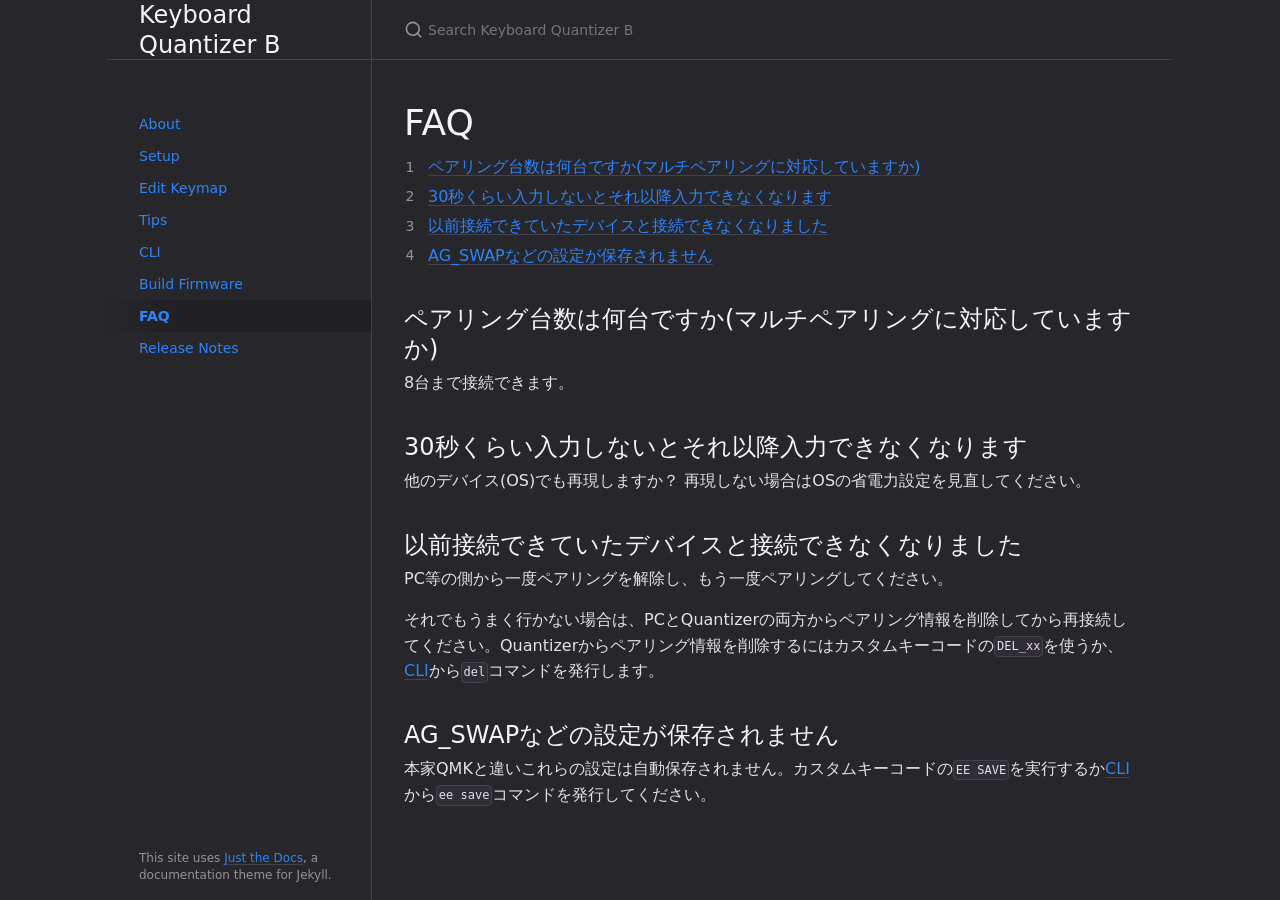
<file: faq/index.html>
<!DOCTYPE html>
<html lang="en-US">
  <head>
    <meta charset="UTF-8" />
    <meta http-equiv="X-UA-Compatible" content="IE=Edge" />
    <title>FAQ - Keyboard Quantizer B</title>
    <link rel="shortcut icon" href="/favicon.ico" type="image/x-icon" />
    <link rel="stylesheet" href="/assets/css/just-the-docs-default.css" />
    <script
      async
      src="https://www.googletagmanager.com/gtag/js?id=G-62G71JNR75"
    ></script>
    <script>
      window.dataLayer = window.dataLayer || [];
      function gtag() {
        dataLayer.push(arguments);
      }
      gtag("js", new Date());
      gtag("config", "G-62G71JNR75");
    </script>
    <script type="text/javascript" src="/assets/js/vendor/lunr.min.js"></script>
    <script type="text/javascript" src="/assets/js/just-the-docs.js"></script>
    <meta name="viewport" content="width=device-width, initial-scale=1" />
    <!-- Begin Jekyll SEO tag v2.7.1 -->
    <title>FAQ | Keyboard Quantizer B</title>
    <meta name="generator" content="Jekyll v4.1.1" />
    <meta property="og:title" content="FAQ" />
    <meta property="og:locale" content="en_US" />
    <meta
      name="description"
      content="市販/自作のキーボードを無線化したりキーマップを変更できる Keyboard Quantizer B の説明と設定 Documents and configurator of “Keyboard Quantizer B” which can make your keyboard wireless and configurable"
    />
    <meta
      property="og:description"
      content="市販/自作のキーボードを無線化したりキーマップを変更できる Keyboard Quantizer B の説明と設定 Documents and configurator of “Keyboard Quantizer B” which can make your keyboard wireless and configurable"
    />
    <link rel="canonical" href="/faq/" />
    <meta property="og:url" content="/faq/" />
    <meta property="og:site_name" content="Keyboard Quantizer B" />
    <meta name="twitter:card" content="summary" />
    <meta property="twitter:title" content="FAQ" />
    <script type="application/ld+json">
      {
        "headline": "FAQ",
        "@type": "WebPage",
        "description": "市販/自作のキーボードを無線化したりキーマップを変更できる Keyboard Quantizer B の説明と設定 Documents and configurator of “Keyboard Quantizer B” which can make your keyboard wireless and configurable",
        "url": "/faq/",
        "@context": "https://schema.org"
      }
    </script>
    <!-- End Jekyll SEO tag -->
  </head>
  <body>
    <svg xmlns="http://www.w3.org/2000/svg" style="display: none">
      <symbol id="svg-link" viewBox="0 0 24 24">
        <title>Link</title>
        <svg
          xmlns="http://www.w3.org/2000/svg"
          width="24"
          height="24"
          viewBox="0 0 24 24"
          fill="none"
          stroke="currentColor"
          stroke-width="2"
          stroke-linecap="round"
          stroke-linejoin="round"
          class="feather feather-link"
        >
          <path
            d="M10 13a5 5 0 0 0 7.54.54l3-3a5 5 0 0 0-7.07-7.07l-1.72 1.71"
          ></path>
          <path
            d="M14 11a5 5 0 0 0-7.54-.54l-3 3a5 5 0 0 0 7.07 7.07l1.71-1.71"
          ></path>
        </svg>
      </symbol>
      <symbol id="svg-search" viewBox="0 0 24 24">
        <title>Search</title>
        <svg
          xmlns="http://www.w3.org/2000/svg"
          width="24"
          height="24"
          viewBox="0 0 24 24"
          fill="none"
          stroke="currentColor"
          stroke-width="2"
          stroke-linecap="round"
          stroke-linejoin="round"
          class="feather feather-search"
        >
          <circle cx="11" cy="11" r="8"></circle>
          <line x1="21" y1="21" x2="16.65" y2="16.65"></line>
        </svg>
      </symbol>
      <symbol id="svg-menu" viewBox="0 0 24 24">
        <title>Menu</title>
        <svg
          xmlns="http://www.w3.org/2000/svg"
          width="24"
          height="24"
          viewBox="0 0 24 24"
          fill="none"
          stroke="currentColor"
          stroke-width="2"
          stroke-linecap="round"
          stroke-linejoin="round"
          class="feather feather-menu"
        >
          <line x1="3" y1="12" x2="21" y2="12"></line>
          <line x1="3" y1="6" x2="21" y2="6"></line>
          <line x1="3" y1="18" x2="21" y2="18"></line>
        </svg>
      </symbol>
      <symbol id="svg-arrow-right" viewBox="0 0 24 24">
        <title>Expand</title>
        <svg
          xmlns="http://www.w3.org/2000/svg"
          width="24"
          height="24"
          viewBox="0 0 24 24"
          fill="none"
          stroke="currentColor"
          stroke-width="2"
          stroke-linecap="round"
          stroke-linejoin="round"
          class="feather feather-chevron-right"
        >
          <polyline points="9 18 15 12 9 6"></polyline>
        </svg>
      </symbol>
      <symbol id="svg-doc" viewBox="0 0 24 24">
        <title>Document</title>
        <svg
          xmlns="http://www.w3.org/2000/svg"
          width="24"
          height="24"
          viewBox="0 0 24 24"
          fill="none"
          stroke="currentColor"
          stroke-width="2"
          stroke-linecap="round"
          stroke-linejoin="round"
          class="feather feather-file"
        >
          <path
            d="M13 2H6a2 2 0 0 0-2 2v16a2 2 0 0 0 2 2h12a2 2 0 0 0 2-2V9z"
          ></path>
          <polyline points="13 2 13 9 20 9"></polyline>
        </svg>
      </symbol>
    </svg>
    <div class="side-bar">
      <div class="site-header">
        <a href="/" class="site-title lh-tight"> Keyboard Quantizer B </a>
        <a href="#" id="menu-button" class="site-button">
          <svg viewBox="0 0 24 24" class="icon">
            <use xlink:href="#svg-menu"></use>
          </svg>
        </a>
      </div>
      <nav role="navigation" aria-label="Main" id="site-nav" class="site-nav">
        <ul class="nav-list">
          <li class="nav-list-item">
            <a href="/" class="nav-list-link">About</a>
          </li>
          <li class="nav-list-item">
            <a href="/setup/" class="nav-list-link">Setup</a>
          </li>
          <li class="nav-list-item">
            <a href="/keymap/" class="nav-list-link">Edit Keymap</a>
          </li>
          <li class="nav-list-item">
            <a href="/tips" class="nav-list-link">Tips</a>
          </li>
          <li class="nav-list-item">
            <a href="/cli/" class="nav-list-link">CLI</a>
          </li>
          <li class="nav-list-item">
            <a href="/build_firmware/" class="nav-list-link">Build Firmware</a>
          </li>
          <li class="nav-list-item active">
            <a href="/faq/" class="nav-list-link active">FAQ</a>
          </li>
          <li class="nav-list-item">
            <a href="/release_notes/" class="nav-list-link">Release Notes</a>
          </li>
        </ul>
      </nav>
      <footer class="site-footer">
        This site uses
        <a href="https://github.com/pmarsceill/just-the-docs">Just the Docs</a>,
        a documentation theme for Jekyll.
      </footer>
    </div>
    <div class="main" id="top">
      <div id="main-header" class="main-header">
        <div class="search">
          <div class="search-input-wrap">
            <input
              type="text"
              id="search-input"
              class="search-input"
              tabindex="0"
              placeholder="Search Keyboard Quantizer B"
              aria-label="Search Keyboard Quantizer B"
              autocomplete="off"
            />
            <label for="search-input" class="search-label"
              ><svg viewBox="0 0 24 24" class="search-icon">
                <use xlink:href="#svg-search"></use></svg
            ></label>
          </div>
          <div id="search-results" class="search-results"></div>
        </div>
      </div>
      <div id="main-content-wrap" class="main-content-wrap">
        <div id="main-content" class="main-content" role="main">
          <h1 class="no_toc" id="faq">
            <a href="#faq" class="anchor-heading" aria-labelledby="faq"
              ><svg viewBox="0 0 16 16" aria-hidden="true">
                <use xlink:href="#svg-link"></use></svg
            ></a>
            FAQ
          </h1>
          <ol id="markdown-toc">
            <li>
              <a
                href="#ペアリング台数は何台ですかマルチペアリングに対応していますか"
                id="markdown-toc-ペアリング台数は何台ですかマルチペアリングに対応していますか"
                >ペアリング台数は何台ですか(マルチペアリングに対応していますか)</a
              >
            </li>
            <li>
              <a
                href="#30秒くらい入力しないとそれ以降入力できなくなります"
                id="markdown-toc-30秒くらい入力しないとそれ以降入力できなくなります"
                >30秒くらい入力しないとそれ以降入力できなくなります</a
              >
            </li>
            <li>
              <a
                href="#以前接続できていたデバイスと接続できなくなりました"
                id="markdown-toc-以前接続できていたデバイスと接続できなくなりました"
                >以前接続できていたデバイスと接続できなくなりました</a
              >
            </li>
            <li>
              <a
                href="#ag_swapなどの設定が保存されません"
                id="markdown-toc-ag_swapなどの設定が保存されません"
                >AG_SWAPなどの設定が保存されません</a
              >
            </li>
          </ol>
          <h2 id="ペアリング台数は何台ですかマルチペアリングに対応していますか">
            <a
              href="#ペアリング台数は何台ですかマルチペアリングに対応していますか"
              class="anchor-heading"
              aria-labelledby="ペアリング台数は何台ですかマルチペアリングに対応していますか"
              ><svg viewBox="0 0 16 16" aria-hidden="true">
                <use xlink:href="#svg-link"></use></svg
            ></a>
            ペアリング台数は何台ですか(マルチペアリングに対応していますか)
          </h2>
          <p>8台まで接続できます。</p>
          <h2 id="30秒くらい入力しないとそれ以降入力できなくなります">
            <a
              href="#30秒くらい入力しないとそれ以降入力できなくなります"
              class="anchor-heading"
              aria-labelledby="30秒くらい入力しないとそれ以降入力できなくなります"
              ><svg viewBox="0 0 16 16" aria-hidden="true">
                <use xlink:href="#svg-link"></use></svg
            ></a>
            30秒くらい入力しないとそれ以降入力できなくなります
          </h2>
          <p>
            他のデバイス(OS)でも再現しますか？
            再現しない場合はOSの省電力設定を見直してください。
          </p>
          <h2 id="以前接続できていたデバイスと接続できなくなりました">
            <a
              href="#以前接続できていたデバイスと接続できなくなりました"
              class="anchor-heading"
              aria-labelledby="以前接続できていたデバイスと接続できなくなりました"
              ><svg viewBox="0 0 16 16" aria-hidden="true">
                <use xlink:href="#svg-link"></use></svg
            ></a>
            以前接続できていたデバイスと接続できなくなりました
          </h2>
          <p>
            PC等の側から一度ペアリングを解除し、もう一度ペアリングしてください。
          </p>
          <p>
            それでもうまく行かない場合は、PCとQuantizerの両方からペアリング情報を削除してから再接続してください。Quantizerからペアリング情報を削除するにはカスタムキーコードの<code
              class="language-plaintext highlighter-rouge"
              >DEL_xx</code
            >を使うか、<a href="/cli">CLI</a>から<code
              class="language-plaintext highlighter-rouge"
              >del</code
            >コマンドを発行します。
          </p>
          <h2 id="ag_swapなどの設定が保存されません">
            <a
              href="#ag_swapなどの設定が保存されません"
              class="anchor-heading"
              aria-labelledby="ag_swapなどの設定が保存されません"
              ><svg viewBox="0 0 16 16" aria-hidden="true">
                <use xlink:href="#svg-link"></use></svg
            ></a>
            AG_SWAPなどの設定が保存されません
          </h2>
          <p>
            本家QMKと違いこれらの設定は自動保存されません。カスタムキーコードの<code
              class="language-plaintext highlighter-rouge"
              >EE SAVE</code
            >を実行するか<a href="/cli">CLI</a>から<code
              class="language-plaintext highlighter-rouge"
              >ee save</code
            >コマンドを発行してください。
          </p>
        </div>
      </div>
      <div class="search-overlay"></div>
    </div>
  </body>
</html>
</file>
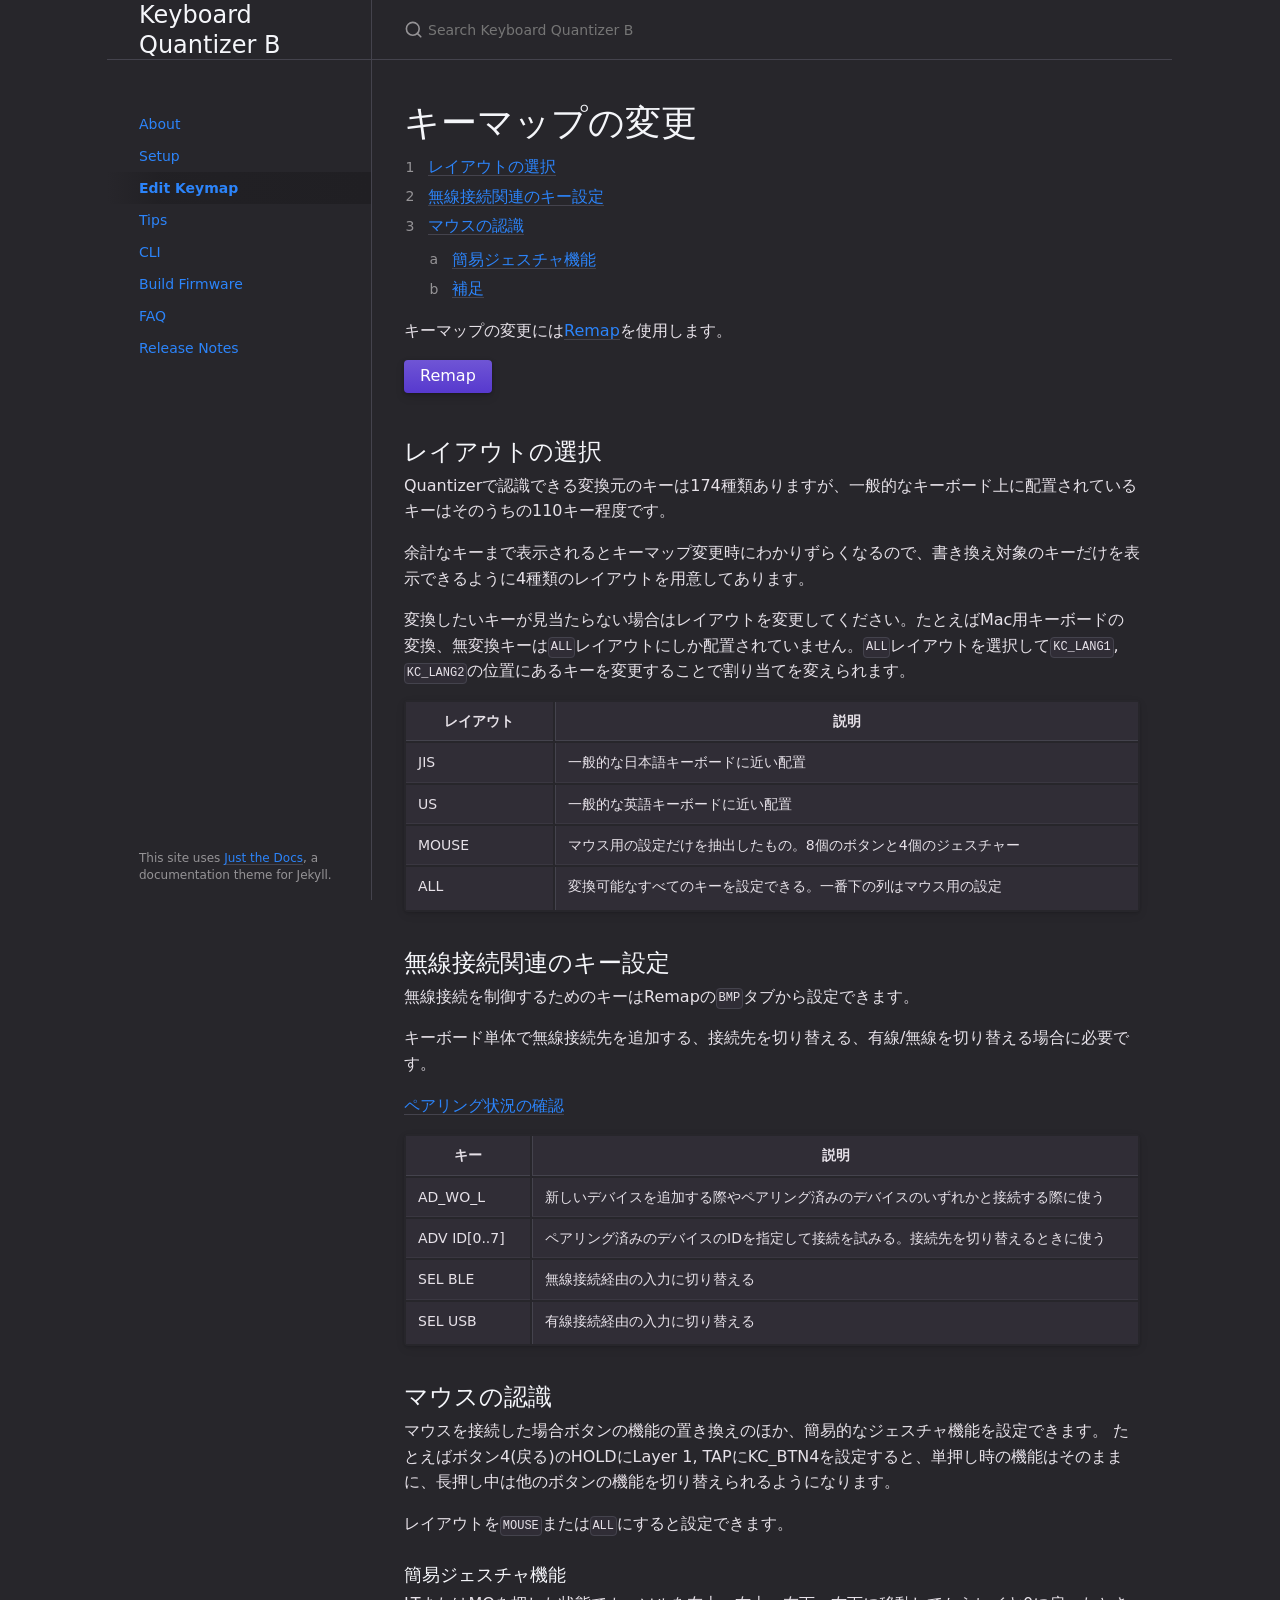
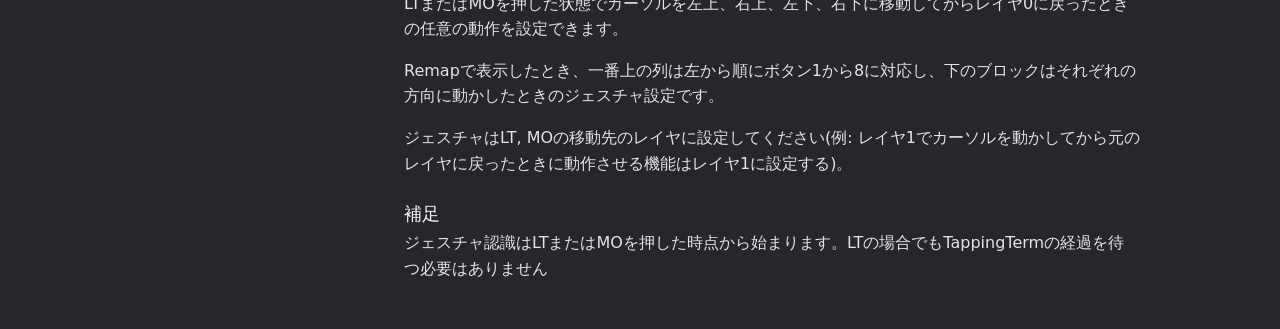
<file: keymap/index.html>
<!DOCTYPE html>
<html lang="en-US">
  <head>
    <meta charset="UTF-8" />
    <meta http-equiv="X-UA-Compatible" content="IE=Edge" />
    <title>Edit Keymap - Keyboard Quantizer B</title>
    <link rel="shortcut icon" href="/favicon.ico" type="image/x-icon" />
    <link rel="stylesheet" href="/assets/css/just-the-docs-default.css" />
    <script
      async
      src="https://www.googletagmanager.com/gtag/js?id=G-62G71JNR75"
    ></script>
    <script>
      window.dataLayer = window.dataLayer || [];
      function gtag() {
        dataLayer.push(arguments);
      }
      gtag("js", new Date());
      gtag("config", "G-62G71JNR75");
    </script>
    <script type="text/javascript" src="/assets/js/vendor/lunr.min.js"></script>
    <script type="text/javascript" src="/assets/js/just-the-docs.js"></script>
    <meta name="viewport" content="width=device-width, initial-scale=1" />
    <!-- Begin Jekyll SEO tag v2.7.1 -->
    <title>Edit Keymap | Keyboard Quantizer B</title>
    <meta name="generator" content="Jekyll v4.1.1" />
    <meta property="og:title" content="Edit Keymap" />
    <meta property="og:locale" content="en_US" />
    <meta
      name="description"
      content="市販/自作のキーボードを無線化したりキーマップを変更できる Keyboard Quantizer B の説明と設定 Documents and configurator of “Keyboard Quantizer B” which can make your keyboard wireless and configurable"
    />
    <meta
      property="og:description"
      content="市販/自作のキーボードを無線化したりキーマップを変更できる Keyboard Quantizer B の説明と設定 Documents and configurator of “Keyboard Quantizer B” which can make your keyboard wireless and configurable"
    />
    <link rel="canonical" href="/keymap/" />
    <meta property="og:url" content="/keymap/" />
    <meta property="og:site_name" content="Keyboard Quantizer B" />
    <meta name="twitter:card" content="summary" />
    <meta property="twitter:title" content="Edit Keymap" />
    <script type="application/ld+json">
      {
        "headline": "Edit Keymap",
        "@type": "WebPage",
        "description": "市販/自作のキーボードを無線化したりキーマップを変更できる Keyboard Quantizer B の説明と設定 Documents and configurator of “Keyboard Quantizer B” which can make your keyboard wireless and configurable",
        "url": "/keymap/",
        "@context": "https://schema.org"
      }
    </script>
    <!-- End Jekyll SEO tag -->
  </head>
  <body>
    <svg xmlns="http://www.w3.org/2000/svg" style="display: none">
      <symbol id="svg-link" viewBox="0 0 24 24">
        <title>Link</title>
        <svg
          xmlns="http://www.w3.org/2000/svg"
          width="24"
          height="24"
          viewBox="0 0 24 24"
          fill="none"
          stroke="currentColor"
          stroke-width="2"
          stroke-linecap="round"
          stroke-linejoin="round"
          class="feather feather-link"
        >
          <path
            d="M10 13a5 5 0 0 0 7.54.54l3-3a5 5 0 0 0-7.07-7.07l-1.72 1.71"
          ></path>
          <path
            d="M14 11a5 5 0 0 0-7.54-.54l-3 3a5 5 0 0 0 7.07 7.07l1.71-1.71"
          ></path>
        </svg>
      </symbol>
      <symbol id="svg-search" viewBox="0 0 24 24">
        <title>Search</title>
        <svg
          xmlns="http://www.w3.org/2000/svg"
          width="24"
          height="24"
          viewBox="0 0 24 24"
          fill="none"
          stroke="currentColor"
          stroke-width="2"
          stroke-linecap="round"
          stroke-linejoin="round"
          class="feather feather-search"
        >
          <circle cx="11" cy="11" r="8"></circle>
          <line x1="21" y1="21" x2="16.65" y2="16.65"></line>
        </svg>
      </symbol>
      <symbol id="svg-menu" viewBox="0 0 24 24">
        <title>Menu</title>
        <svg
          xmlns="http://www.w3.org/2000/svg"
          width="24"
          height="24"
          viewBox="0 0 24 24"
          fill="none"
          stroke="currentColor"
          stroke-width="2"
          stroke-linecap="round"
          stroke-linejoin="round"
          class="feather feather-menu"
        >
          <line x1="3" y1="12" x2="21" y2="12"></line>
          <line x1="3" y1="6" x2="21" y2="6"></line>
          <line x1="3" y1="18" x2="21" y2="18"></line>
        </svg>
      </symbol>
      <symbol id="svg-arrow-right" viewBox="0 0 24 24">
        <title>Expand</title>
        <svg
          xmlns="http://www.w3.org/2000/svg"
          width="24"
          height="24"
          viewBox="0 0 24 24"
          fill="none"
          stroke="currentColor"
          stroke-width="2"
          stroke-linecap="round"
          stroke-linejoin="round"
          class="feather feather-chevron-right"
        >
          <polyline points="9 18 15 12 9 6"></polyline>
        </svg>
      </symbol>
      <symbol id="svg-doc" viewBox="0 0 24 24">
        <title>Document</title>
        <svg
          xmlns="http://www.w3.org/2000/svg"
          width="24"
          height="24"
          viewBox="0 0 24 24"
          fill="none"
          stroke="currentColor"
          stroke-width="2"
          stroke-linecap="round"
          stroke-linejoin="round"
          class="feather feather-file"
        >
          <path
            d="M13 2H6a2 2 0 0 0-2 2v16a2 2 0 0 0 2 2h12a2 2 0 0 0 2-2V9z"
          ></path>
          <polyline points="13 2 13 9 20 9"></polyline>
        </svg>
      </symbol>
    </svg>
    <div class="side-bar">
      <div class="site-header">
        <a href="/" class="site-title lh-tight"> Keyboard Quantizer B </a>
        <a href="#" id="menu-button" class="site-button">
          <svg viewBox="0 0 24 24" class="icon">
            <use xlink:href="#svg-menu"></use>
          </svg>
        </a>
      </div>
      <nav role="navigation" aria-label="Main" id="site-nav" class="site-nav">
        <ul class="nav-list">
          <li class="nav-list-item">
            <a href="/" class="nav-list-link">About</a>
          </li>
          <li class="nav-list-item">
            <a href="/setup/" class="nav-list-link">Setup</a>
          </li>
          <li class="nav-list-item active">
            <a href="/keymap/" class="nav-list-link active">Edit Keymap</a>
          </li>
          <li class="nav-list-item">
            <a href="/tips" class="nav-list-link">Tips</a>
          </li>
          <li class="nav-list-item">
            <a href="/cli/" class="nav-list-link">CLI</a>
          </li>
          <li class="nav-list-item">
            <a href="/build_firmware/" class="nav-list-link">Build Firmware</a>
          </li>
          <li class="nav-list-item">
            <a href="/faq/" class="nav-list-link">FAQ</a>
          </li>
          <li class="nav-list-item">
            <a href="/release_notes/" class="nav-list-link">Release Notes</a>
          </li>
        </ul>
      </nav>
      <footer class="site-footer">
        This site uses
        <a href="https://github.com/pmarsceill/just-the-docs">Just the Docs</a>,
        a documentation theme for Jekyll.
      </footer>
    </div>
    <div class="main" id="top">
      <div id="main-header" class="main-header">
        <div class="search">
          <div class="search-input-wrap">
            <input
              type="text"
              id="search-input"
              class="search-input"
              tabindex="0"
              placeholder="Search Keyboard Quantizer B"
              aria-label="Search Keyboard Quantizer B"
              autocomplete="off"
            />
            <label for="search-input" class="search-label"
              ><svg viewBox="0 0 24 24" class="search-icon">
                <use xlink:href="#svg-search"></use></svg
            ></label>
          </div>
          <div id="search-results" class="search-results"></div>
        </div>
      </div>
      <div id="main-content-wrap" class="main-content-wrap">
        <div id="main-content" class="main-content" role="main">
          <h1 class="no_toc" id="キーマップの変更">
            <a
              href="#キーマップの変更"
              class="anchor-heading"
              aria-labelledby="キーマップの変更"
              ><svg viewBox="0 0 16 16" aria-hidden="true">
                <use xlink:href="#svg-link"></use></svg
            ></a>
            キーマップの変更
          </h1>
          <ol id="markdown-toc">
            <li>
              <a href="#レイアウトの選択" id="markdown-toc-レイアウトの選択"
                >レイアウトの選択</a
              >
            </li>
            <li>
              <a
                href="#無線接続関連のキー設定"
                id="markdown-toc-無線接続関連のキー設定"
                >無線接続関連のキー設定</a
              >
            </li>
            <li>
              <a href="#マウスの認識" id="markdown-toc-マウスの認識"
                >マウスの認識</a
              >
              <ol>
                <li>
                  <a
                    href="#簡易ジェスチャ機能"
                    id="markdown-toc-簡易ジェスチャ機能"
                    >簡易ジェスチャ機能</a
                  >
                </li>
                <li><a href="#補足" id="markdown-toc-補足">補足</a></li>
              </ol>
            </li>
          </ol>
          <p>
            キーマップの変更には<a
              href="https://remap-keys.app/"
              target="_blank"
              >Remap</a
            >を使用します。
          </p>
          <p>
            <a
              href="https://remap-keys.app/"
              target="_blank"
              class="btn btn-purple"
              >Remap</a
            >
          </p>
          <h2 id="レイアウトの選択">
            <a
              href="#レイアウトの選択"
              class="anchor-heading"
              aria-labelledby="レイアウトの選択"
              ><svg viewBox="0 0 16 16" aria-hidden="true">
                <use xlink:href="#svg-link"></use></svg
            ></a>
            レイアウトの選択
          </h2>
          <p>
            Quantizerで認識できる変換元のキーは174種類ありますが、一般的なキーボード上に配置されているキーはそのうちの110キー程度です。
          </p>
          <p>
            余計なキーまで表示されるとキーマップ変更時にわかりずらくなるので、書き換え対象のキーだけを表示できるように4種類のレイアウトを用意してあります。
          </p>
          <p>
            変換したいキーが見当たらない場合はレイアウトを変更してください。たとえばMac用キーボードの変換、無変換キーは<code
              class="language-plaintext highlighter-rouge"
              >ALL</code
            >レイアウトにしか配置されていません。<code
              class="language-plaintext highlighter-rouge"
              >ALL</code
            >レイアウトを選択して<code
              class="language-plaintext highlighter-rouge"
              >KC_LANG1</code
            >,
            <code class="language-plaintext highlighter-rouge">KC_LANG2</code
            >の位置にあるキーを変更することで割り当てを変えられます。
          </p>
          <div class="table-wrapper">
            <table>
              <thead>
                <tr>
                  <th>レイアウト</th>
                  <th>説明</th>
                </tr>
              </thead>
              <tbody>
                <tr>
                  <td>JIS</td>
                  <td>一般的な日本語キーボードに近い配置</td>
                </tr>
                <tr>
                  <td>US</td>
                  <td>一般的な英語キーボードに近い配置</td>
                </tr>
                <tr>
                  <td>MOUSE</td>
                  <td>
                    マウス用の設定だけを抽出したもの。8個のボタンと4個のジェスチャー
                  </td>
                </tr>
                <tr>
                  <td>ALL</td>
                  <td>
                    変換可能なすべてのキーを設定できる。一番下の列はマウス用の設定
                  </td>
                </tr>
              </tbody>
            </table>
          </div>
          <h2 id="無線接続関連のキー設定">
            <a
              href="#無線接続関連のキー設定"
              class="anchor-heading"
              aria-labelledby="無線接続関連のキー設定"
              ><svg viewBox="0 0 16 16" aria-hidden="true">
                <use xlink:href="#svg-link"></use></svg
            ></a>
            無線接続関連のキー設定
          </h2>
          <p>
            無線接続を制御するためのキーはRemapの<code
              class="language-plaintext highlighter-rouge"
              >BMP</code
            >タブから設定できます。
          </p>
          <p>
            キーボード単体で無線接続先を追加する、接続先を切り替える、有線/無線を切り替える場合に必要です。
          </p>
          <p>
            <a href="/setup/#ペアリングの設定">ペアリング状況の確認</a>
          </p>
          <div class="table-wrapper">
            <table>
              <thead>
                <tr>
                  <th>キー</th>
                  <th>説明</th>
                </tr>
              </thead>
              <tbody>
                <tr>
                  <td>AD_WO_L</td>
                  <td>
                    新しいデバイスを追加する際やペアリング済みのデバイスのいずれかと接続する際に使う
                  </td>
                </tr>
                <tr>
                  <td>ADV ID[0..7]</td>
                  <td>
                    ペアリング済みのデバイスのIDを指定して接続を試みる。接続先を切り替えるときに使う
                  </td>
                </tr>
                <tr>
                  <td>SEL BLE</td>
                  <td>無線接続経由の入力に切り替える</td>
                </tr>
                <tr>
                  <td>SEL USB</td>
                  <td>有線接続経由の入力に切り替える</td>
                </tr>
              </tbody>
            </table>
          </div>
          <h2 id="マウスの認識">
            <a
              href="#マウスの認識"
              class="anchor-heading"
              aria-labelledby="マウスの認識"
              ><svg viewBox="0 0 16 16" aria-hidden="true">
                <use xlink:href="#svg-link"></use></svg
            ></a>
            マウスの認識
          </h2>
          <p>
            マウスを接続した場合ボタンの機能の置き換えのほか、簡易的なジェスチャ機能を設定できます。
            たとえばボタン4(戻る)のHOLDにLayer 1,
            TAPにKC_BTN4を設定すると、単押し時の機能はそのままに、長押し中は他のボタンの機能を切り替えられるようになります。
          </p>
          <p>
            レイアウトを<code class="language-plaintext highlighter-rouge"
              >MOUSE</code
            >または<code class="language-plaintext highlighter-rouge">ALL</code
            >にすると設定できます。
          </p>
          <h3 id="簡易ジェスチャ機能">
            <a
              href="#簡易ジェスチャ機能"
              class="anchor-heading"
              aria-labelledby="簡易ジェスチャ機能"
              ><svg viewBox="0 0 16 16" aria-hidden="true">
                <use xlink:href="#svg-link"></use></svg
            ></a>
            簡易ジェスチャ機能
          </h3>
          <p>
            LTまたはMOを押した状態でカーソルを左上、右上、左下、右下に移動してからレイヤ0に戻ったときの任意の動作を設定できます。
          </p>
          <p>
            Remapで表示したとき、一番上の列は左から順にボタン1から8に対応し、下のブロックはそれぞれの方向に動かしたときのジェスチャ設定です。
          </p>
          <p>
            ジェスチャはLT, MOの移動先のレイヤに設定してください(例:
            レイヤ1でカーソルを動かしてから元のレイヤに戻ったときに動作させる機能はレイヤ1に設定する)。
          </p>
          <h3 id="補足">
            <a href="#補足" class="anchor-heading" aria-labelledby="補足"
              ><svg viewBox="0 0 16 16" aria-hidden="true">
                <use xlink:href="#svg-link"></use></svg
            ></a>
            補足
          </h3>
          <p>
            ジェスチャ認識はLTまたはMOを押した時点から始まります。LTの場合でもTappingTermの経過を待つ必要はありません
          </p>
        </div>
      </div>
      <div class="search-overlay"></div>
    </div>
  </body>
</html>
</file>
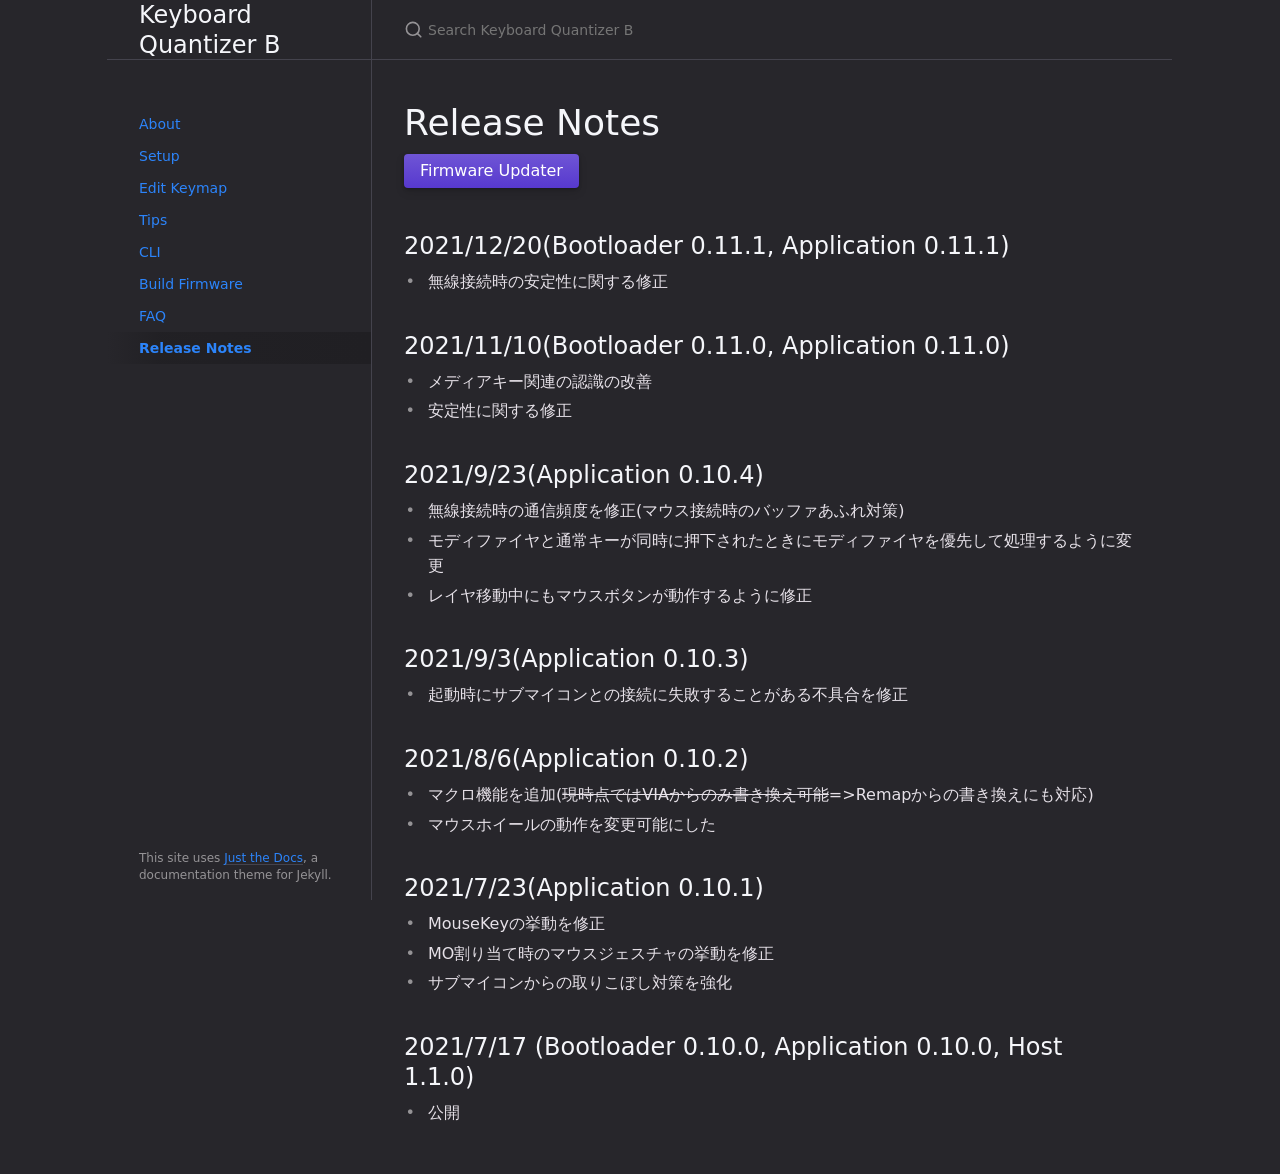
<file: release_notes/index.html>
<!DOCTYPE html>
<html lang="en-US">
  <head>
    <meta charset="UTF-8" />
    <meta http-equiv="X-UA-Compatible" content="IE=Edge" />
    <title>Release Notes - Keyboard Quantizer B</title>
    <meta name="Description" content="Keyboard Quantizer Bのアップデート情報" />
    <link rel="shortcut icon" href="/favicon.ico" type="image/x-icon" />
    <link rel="stylesheet" href="/assets/css/just-the-docs-default.css" />
    <script
      async
      src="https://www.googletagmanager.com/gtag/js?id=G-62G71JNR75"
    ></script>
    <script>
      window.dataLayer = window.dataLayer || [];
      function gtag() {
        dataLayer.push(arguments);
      }
      gtag("js", new Date());
      gtag("config", "G-62G71JNR75");
    </script>
    <script type="text/javascript" src="/assets/js/vendor/lunr.min.js"></script>
    <script type="text/javascript" src="/assets/js/just-the-docs.js"></script>
    <meta name="viewport" content="width=device-width, initial-scale=1" />
    <!-- Begin Jekyll SEO tag v2.7.1 -->
    <title>Release Notes | Keyboard Quantizer B</title>
    <meta name="generator" content="Jekyll v4.1.1" />
    <meta property="og:title" content="Release Notes" />
    <meta property="og:locale" content="en_US" />
    <meta name="description" content="Keyboard Quantizer Bのアップデート情報" />
    <meta
      property="og:description"
      content="Keyboard Quantizer Bのアップデート情報"
    />
    <link rel="canonical" href="/release_notes/" />
    <meta property="og:url" content="/release_notes/" />
    <meta property="og:site_name" content="Keyboard Quantizer B" />
    <meta name="twitter:card" content="summary" />
    <meta property="twitter:title" content="Release Notes" />
    <script type="application/ld+json">
      {
        "headline": "Release Notes",
        "@type": "WebPage",
        "description": "Keyboard Quantizer Bのアップデート情報",
        "url": "/release_notes/",
        "@context": "https://schema.org"
      }
    </script>
    <!-- End Jekyll SEO tag -->
  </head>
  <body>
    <svg xmlns="http://www.w3.org/2000/svg" style="display: none">
      <symbol id="svg-link" viewBox="0 0 24 24">
        <title>Link</title>
        <svg
          xmlns="http://www.w3.org/2000/svg"
          width="24"
          height="24"
          viewBox="0 0 24 24"
          fill="none"
          stroke="currentColor"
          stroke-width="2"
          stroke-linecap="round"
          stroke-linejoin="round"
          class="feather feather-link"
        >
          <path
            d="M10 13a5 5 0 0 0 7.54.54l3-3a5 5 0 0 0-7.07-7.07l-1.72 1.71"
          ></path>
          <path
            d="M14 11a5 5 0 0 0-7.54-.54l-3 3a5 5 0 0 0 7.07 7.07l1.71-1.71"
          ></path>
        </svg>
      </symbol>
      <symbol id="svg-search" viewBox="0 0 24 24">
        <title>Search</title>
        <svg
          xmlns="http://www.w3.org/2000/svg"
          width="24"
          height="24"
          viewBox="0 0 24 24"
          fill="none"
          stroke="currentColor"
          stroke-width="2"
          stroke-linecap="round"
          stroke-linejoin="round"
          class="feather feather-search"
        >
          <circle cx="11" cy="11" r="8"></circle>
          <line x1="21" y1="21" x2="16.65" y2="16.65"></line>
        </svg>
      </symbol>
      <symbol id="svg-menu" viewBox="0 0 24 24">
        <title>Menu</title>
        <svg
          xmlns="http://www.w3.org/2000/svg"
          width="24"
          height="24"
          viewBox="0 0 24 24"
          fill="none"
          stroke="currentColor"
          stroke-width="2"
          stroke-linecap="round"
          stroke-linejoin="round"
          class="feather feather-menu"
        >
          <line x1="3" y1="12" x2="21" y2="12"></line>
          <line x1="3" y1="6" x2="21" y2="6"></line>
          <line x1="3" y1="18" x2="21" y2="18"></line>
        </svg>
      </symbol>
      <symbol id="svg-arrow-right" viewBox="0 0 24 24">
        <title>Expand</title>
        <svg
          xmlns="http://www.w3.org/2000/svg"
          width="24"
          height="24"
          viewBox="0 0 24 24"
          fill="none"
          stroke="currentColor"
          stroke-width="2"
          stroke-linecap="round"
          stroke-linejoin="round"
          class="feather feather-chevron-right"
        >
          <polyline points="9 18 15 12 9 6"></polyline>
        </svg>
      </symbol>
      <symbol id="svg-doc" viewBox="0 0 24 24">
        <title>Document</title>
        <svg
          xmlns="http://www.w3.org/2000/svg"
          width="24"
          height="24"
          viewBox="0 0 24 24"
          fill="none"
          stroke="currentColor"
          stroke-width="2"
          stroke-linecap="round"
          stroke-linejoin="round"
          class="feather feather-file"
        >
          <path
            d="M13 2H6a2 2 0 0 0-2 2v16a2 2 0 0 0 2 2h12a2 2 0 0 0 2-2V9z"
          ></path>
          <polyline points="13 2 13 9 20 9"></polyline>
        </svg>
      </symbol>
    </svg>
    <div class="side-bar">
      <div class="site-header">
        <a href="/" class="site-title lh-tight"> Keyboard Quantizer B </a>
        <a href="#" id="menu-button" class="site-button">
          <svg viewBox="0 0 24 24" class="icon">
            <use xlink:href="#svg-menu"></use>
          </svg>
        </a>
      </div>
      <nav role="navigation" aria-label="Main" id="site-nav" class="site-nav">
        <ul class="nav-list">
          <li class="nav-list-item">
            <a href="/" class="nav-list-link">About</a>
          </li>
          <li class="nav-list-item">
            <a href="/setup/" class="nav-list-link">Setup</a>
          </li>
          <li class="nav-list-item">
            <a href="/keymap/" class="nav-list-link">Edit Keymap</a>
          </li>
          <li class="nav-list-item">
            <a href="/tips" class="nav-list-link">Tips</a>
          </li>
          <li class="nav-list-item">
            <a href="/cli/" class="nav-list-link">CLI</a>
          </li>
          <li class="nav-list-item">
            <a href="/build_firmware/" class="nav-list-link">Build Firmware</a>
          </li>
          <li class="nav-list-item">
            <a href="/faq/" class="nav-list-link">FAQ</a>
          </li>
          <li class="nav-list-item active">
            <a href="/release_notes/" class="nav-list-link active"
              >Release Notes</a
            >
          </li>
        </ul>
      </nav>
      <footer class="site-footer">
        This site uses
        <a href="https://github.com/pmarsceill/just-the-docs">Just the Docs</a>,
        a documentation theme for Jekyll.
      </footer>
    </div>
    <div class="main" id="top">
      <div id="main-header" class="main-header">
        <div class="search">
          <div class="search-input-wrap">
            <input
              type="text"
              id="search-input"
              class="search-input"
              tabindex="0"
              placeholder="Search Keyboard Quantizer B"
              aria-label="Search Keyboard Quantizer B"
              autocomplete="off"
            />
            <label for="search-input" class="search-label"
              ><svg viewBox="0 0 24 24" class="search-icon">
                <use xlink:href="#svg-search"></use></svg
            ></label>
          </div>
          <div id="search-results" class="search-results"></div>
        </div>
      </div>
      <div id="main-content-wrap" class="main-content-wrap">
        <div id="main-content" class="main-content" role="main">
          <h1 id="release-notes">
            <a
              href="#release-notes"
              class="anchor-heading"
              aria-labelledby="release-notes"
              ><svg viewBox="0 0 16 16" aria-hidden="true">
                <use xlink:href="#svg-link"></use></svg
            ></a>
            Release Notes
          </h1>
          <p>
            <a href="/setup#bootloader-update" class="btn btn-purple"
              >Firmware Updater</a
            >
          </p>
          <h2 id="20211220bootloader-0111-application-0111">
            <a
              href="#20211220bootloader-0111-application-0111"
              class="anchor-heading"
              aria-labelledby="20211220bootloader-0111-application-0111"
              ><svg viewBox="0 0 16 16" aria-hidden="true">
                <use xlink:href="#svg-link"></use></svg
            ></a>
            2021/12/20(Bootloader 0.11.1, Application 0.11.1)
          </h2>
          <ul>
            <li>無線接続時の安定性に関する修正</li>
          </ul>
          <h2 id="20211110bootloader-0110-application-0110">
            <a
              href="#20211110bootloader-0110-application-0110"
              class="anchor-heading"
              aria-labelledby="20211110bootloader-0110-application-0110"
              ><svg viewBox="0 0 16 16" aria-hidden="true">
                <use xlink:href="#svg-link"></use></svg
            ></a>
            2021/11/10(Bootloader 0.11.0, Application 0.11.0)
          </h2>
          <ul>
            <li>メディアキー関連の認識の改善</li>
            <li>安定性に関する修正</li>
          </ul>
          <h2 id="2021923application-0104">
            <a
              href="#2021923application-0104"
              class="anchor-heading"
              aria-labelledby="2021923application-0104"
              ><svg viewBox="0 0 16 16" aria-hidden="true">
                <use xlink:href="#svg-link"></use></svg
            ></a>
            2021/9/23(Application 0.10.4)
          </h2>
          <ul>
            <li>
              無線接続時の通信頻度を修正(マウス接続時のバッファあふれ対策)
            </li>
            <li>
              モディファイヤと通常キーが同時に押下されたときにモディファイヤを優先して処理するように変更
            </li>
            <li>レイヤ移動中にもマウスボタンが動作するように修正</li>
          </ul>
          <h2 id="202193application-0103">
            <a
              href="#202193application-0103"
              class="anchor-heading"
              aria-labelledby="202193application-0103"
              ><svg viewBox="0 0 16 16" aria-hidden="true">
                <use xlink:href="#svg-link"></use></svg
            ></a>
            2021/9/3(Application 0.10.3)
          </h2>
          <ul>
            <li>
              起動時にサブマイコンとの接続に失敗することがある不具合を修正
            </li>
          </ul>
          <h2 id="202186application-0102">
            <a
              href="#202186application-0102"
              class="anchor-heading"
              aria-labelledby="202186application-0102"
              ><svg viewBox="0 0 16 16" aria-hidden="true">
                <use xlink:href="#svg-link"></use></svg
            ></a>
            2021/8/6(Application 0.10.2)
          </h2>
          <ul>
            <li>
              マクロ機能を追加(<del>現時点ではVIAからのみ書き換え可能</del>=&gt;Remapからの書き換えにも対応)
            </li>
            <li>マウスホイールの動作を変更可能にした</li>
          </ul>
          <h2 id="2021723application-0101">
            <a
              href="#2021723application-0101"
              class="anchor-heading"
              aria-labelledby="2021723application-0101"
              ><svg viewBox="0 0 16 16" aria-hidden="true">
                <use xlink:href="#svg-link"></use></svg
            ></a>
            2021/7/23(Application 0.10.1)
          </h2>
          <ul>
            <li>MouseKeyの挙動を修正</li>
            <li>MO割り当て時のマウスジェスチャの挙動を修正</li>
            <li>サブマイコンからの取りこぼし対策を強化</li>
          </ul>
          <h2 id="2021717-bootloader-0100-application-0100-host-110">
            <a
              href="#2021717-bootloader-0100-application-0100-host-110"
              class="anchor-heading"
              aria-labelledby="2021717-bootloader-0100-application-0100-host-110"
              ><svg viewBox="0 0 16 16" aria-hidden="true">
                <use xlink:href="#svg-link"></use></svg
            ></a>
            2021/7/17 (Bootloader 0.10.0, Application 0.10.0, Host 1.1.0)
          </h2>
          <ul>
            <li>公開</li>
          </ul>
        </div>
      </div>
      <div class="search-overlay"></div>
    </div>
  </body>
</html>
</file>
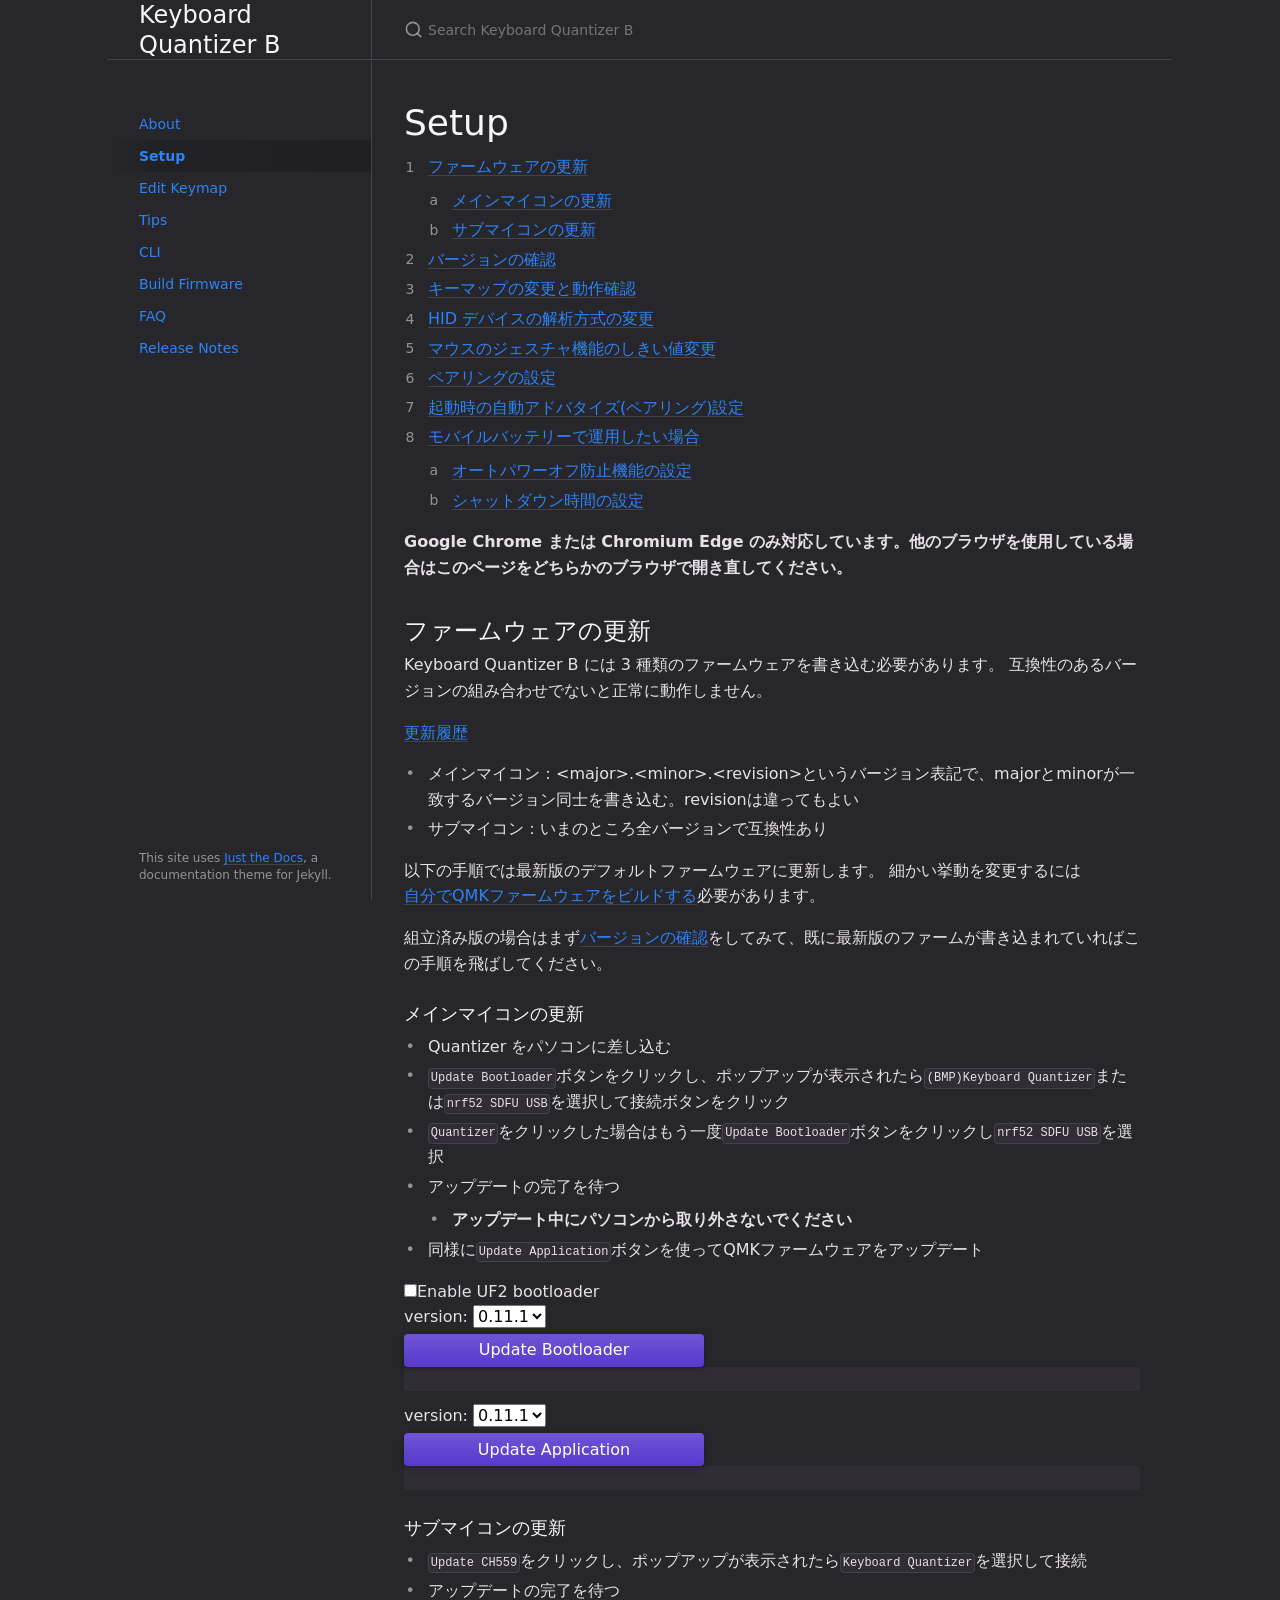
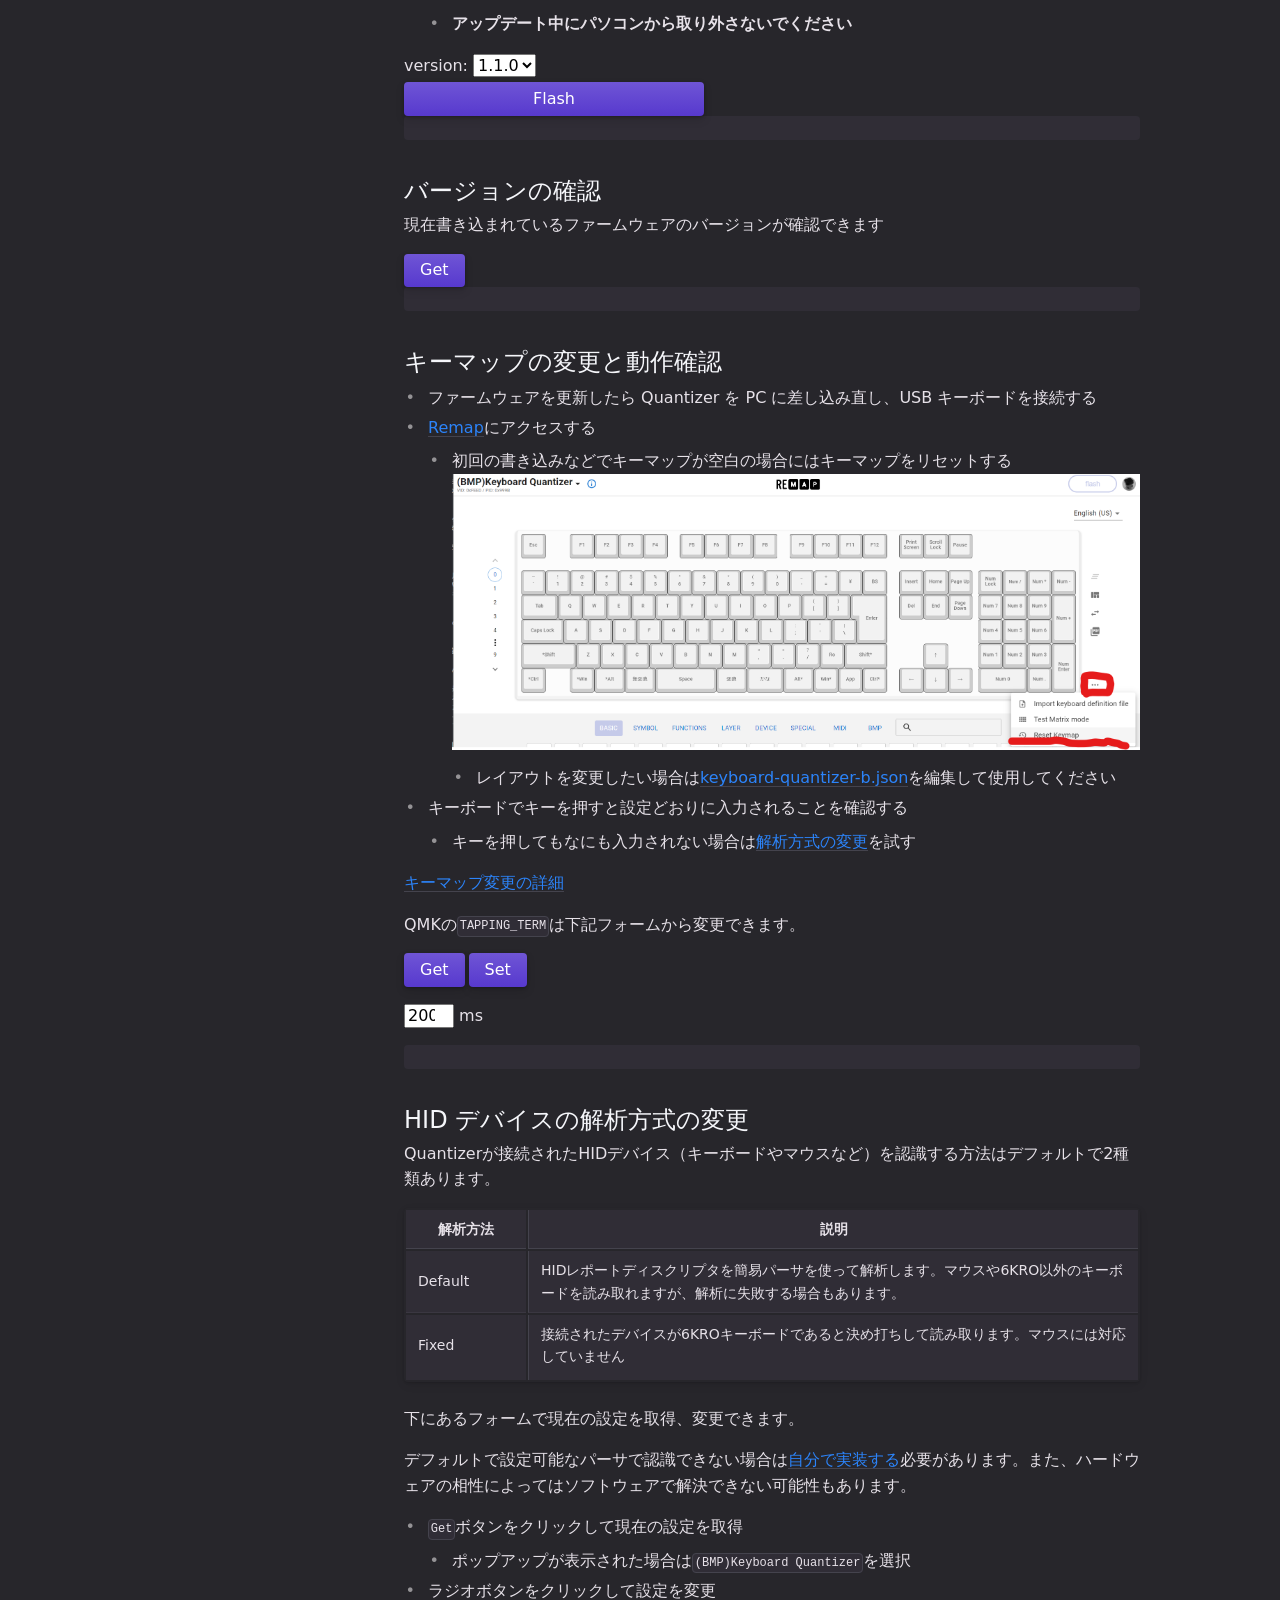
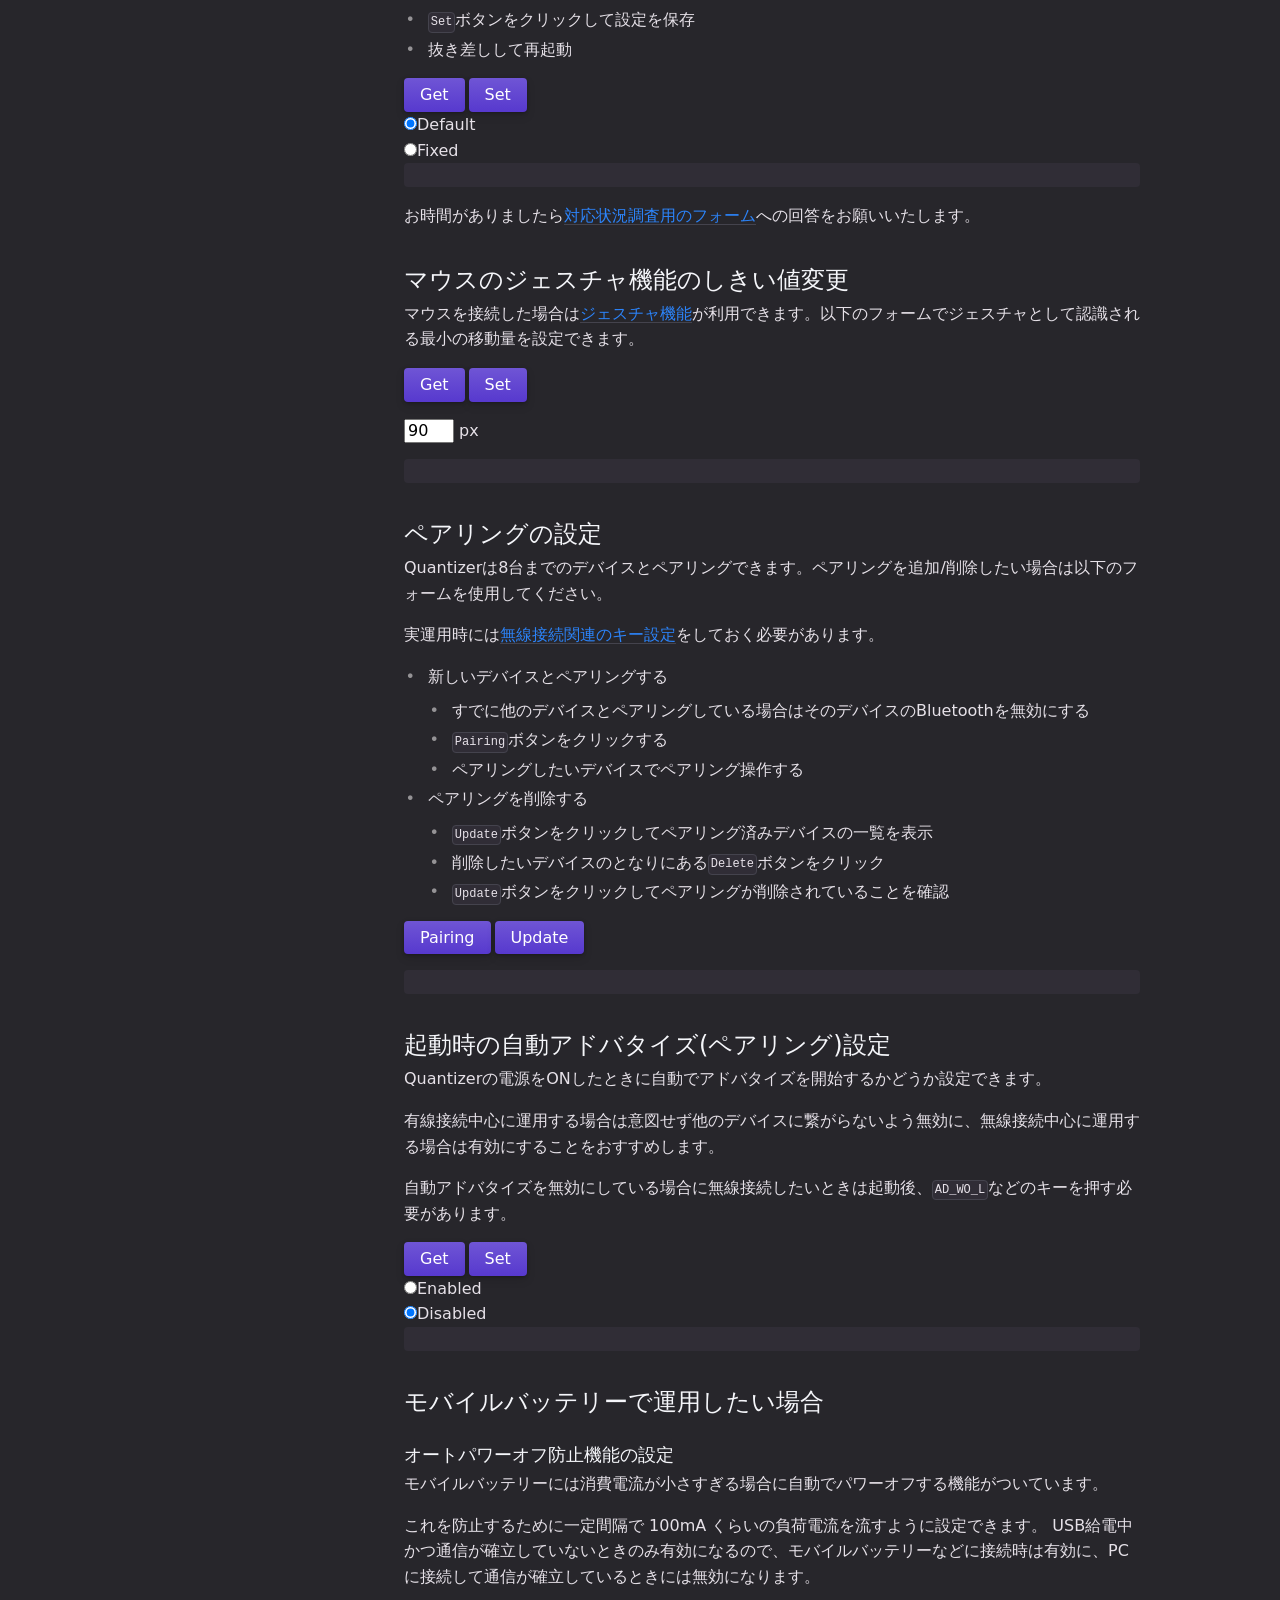
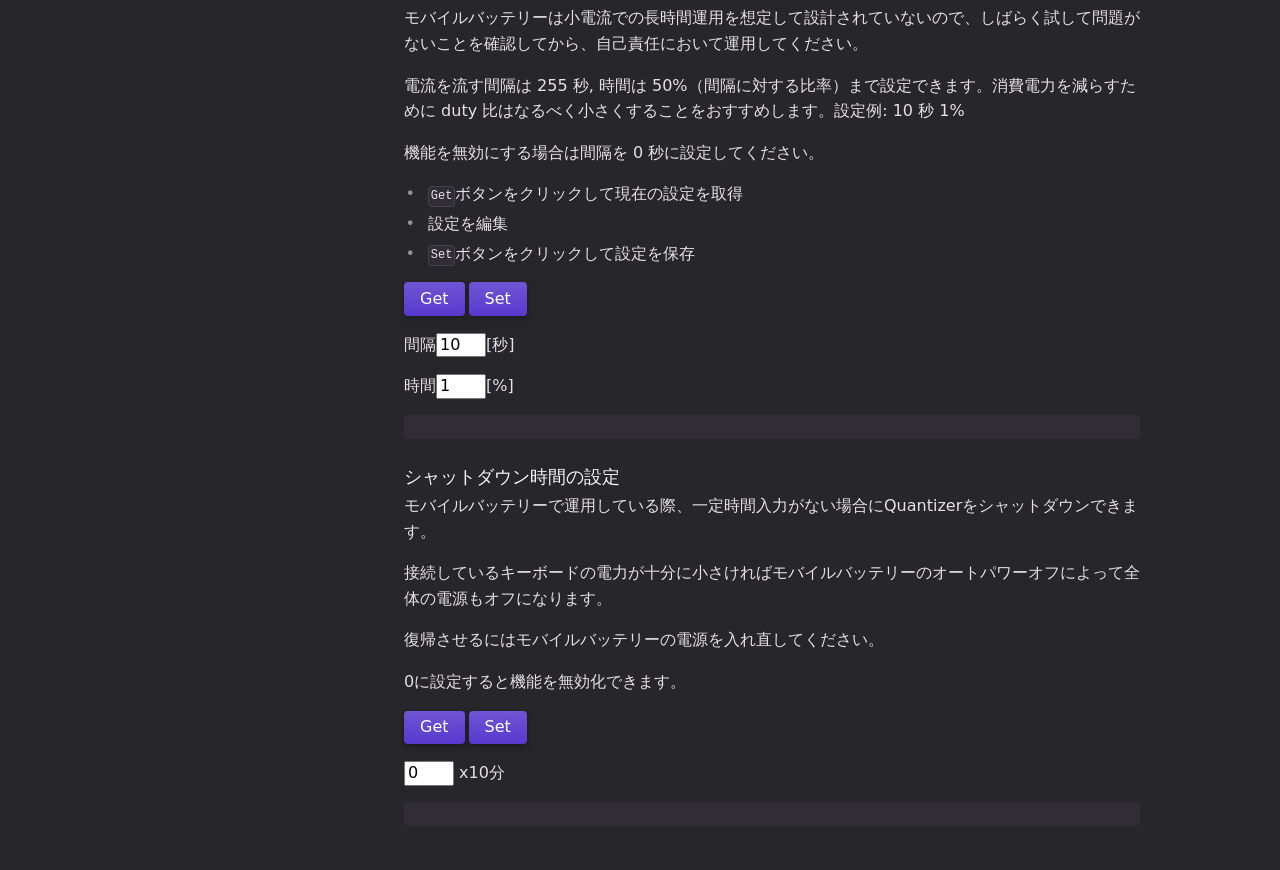
<file: setup/index.html>
<!DOCTYPE html>
<html lang="en-US">
  <head>
    <meta charset="UTF-8" />
    <meta http-equiv="X-UA-Compatible" content="IE=Edge" />
    <title>Setup - Keyboard Quantizer B</title>
    <link rel="shortcut icon" href="/favicon.ico" type="image/x-icon" />
    <link rel="stylesheet" href="/assets/css/just-the-docs-default.css" />
    <script
      async
      src="https://www.googletagmanager.com/gtag/js?id=G-62G71JNR75"
    ></script>
    <script>
      window.dataLayer = window.dataLayer || [];
      function gtag() {
        dataLayer.push(arguments);
      }
      gtag("js", new Date());
      gtag("config", "G-62G71JNR75");
    </script>
    <script type="text/javascript" src="/assets/js/vendor/lunr.min.js"></script>
    <script type="text/javascript" src="/assets/js/just-the-docs.js"></script>
    <meta name="viewport" content="width=device-width, initial-scale=1" />
    <!-- Begin Jekyll SEO tag v2.7.1 -->
    <title>Setup | Keyboard Quantizer B</title>
    <meta name="generator" content="Jekyll v4.1.1" />
    <meta property="og:title" content="Setup" />
    <meta property="og:locale" content="en_US" />
    <meta
      name="description"
      content="市販/自作のキーボードを無線化したりキーマップを変更できる Keyboard Quantizer B の説明と設定 Documents and configurator of “Keyboard Quantizer B” which can make your keyboard wireless and configurable"
    />
    <meta
      property="og:description"
      content="市販/自作のキーボードを無線化したりキーマップを変更できる Keyboard Quantizer B の説明と設定 Documents and configurator of “Keyboard Quantizer B” which can make your keyboard wireless and configurable"
    />
    <link rel="canonical" href="/setup/" />
    <meta property="og:url" content="/setup/" />
    <meta property="og:site_name" content="Keyboard Quantizer B" />
    <meta name="twitter:card" content="summary" />
    <meta property="twitter:title" content="Setup" />
    <script type="application/ld+json">
      {
        "headline": "Setup",
        "@type": "WebPage",
        "description": "市販/自作のキーボードを無線化したりキーマップを変更できる Keyboard Quantizer B の説明と設定 Documents and configurator of “Keyboard Quantizer B” which can make your keyboard wireless and configurable",
        "url": "/setup/",
        "@context": "https://schema.org"
      }
    </script>
    <!-- End Jekyll SEO tag -->
  </head>
  <body>
    <svg xmlns="http://www.w3.org/2000/svg" style="display: none">
      <symbol id="svg-link" viewBox="0 0 24 24">
        <title>Link</title>
        <svg
          xmlns="http://www.w3.org/2000/svg"
          width="24"
          height="24"
          viewBox="0 0 24 24"
          fill="none"
          stroke="currentColor"
          stroke-width="2"
          stroke-linecap="round"
          stroke-linejoin="round"
          class="feather feather-link"
        >
          <path
            d="M10 13a5 5 0 0 0 7.54.54l3-3a5 5 0 0 0-7.07-7.07l-1.72 1.71"
          ></path>
          <path
            d="M14 11a5 5 0 0 0-7.54-.54l-3 3a5 5 0 0 0 7.07 7.07l1.71-1.71"
          ></path>
        </svg>
      </symbol>
      <symbol id="svg-search" viewBox="0 0 24 24">
        <title>Search</title>
        <svg
          xmlns="http://www.w3.org/2000/svg"
          width="24"
          height="24"
          viewBox="0 0 24 24"
          fill="none"
          stroke="currentColor"
          stroke-width="2"
          stroke-linecap="round"
          stroke-linejoin="round"
          class="feather feather-search"
        >
          <circle cx="11" cy="11" r="8"></circle>
          <line x1="21" y1="21" x2="16.65" y2="16.65"></line>
        </svg>
      </symbol>
      <symbol id="svg-menu" viewBox="0 0 24 24">
        <title>Menu</title>
        <svg
          xmlns="http://www.w3.org/2000/svg"
          width="24"
          height="24"
          viewBox="0 0 24 24"
          fill="none"
          stroke="currentColor"
          stroke-width="2"
          stroke-linecap="round"
          stroke-linejoin="round"
          class="feather feather-menu"
        >
          <line x1="3" y1="12" x2="21" y2="12"></line>
          <line x1="3" y1="6" x2="21" y2="6"></line>
          <line x1="3" y1="18" x2="21" y2="18"></line>
        </svg>
      </symbol>
      <symbol id="svg-arrow-right" viewBox="0 0 24 24">
        <title>Expand</title>
        <svg
          xmlns="http://www.w3.org/2000/svg"
          width="24"
          height="24"
          viewBox="0 0 24 24"
          fill="none"
          stroke="currentColor"
          stroke-width="2"
          stroke-linecap="round"
          stroke-linejoin="round"
          class="feather feather-chevron-right"
        >
          <polyline points="9 18 15 12 9 6"></polyline>
        </svg>
      </symbol>
      <symbol id="svg-doc" viewBox="0 0 24 24">
        <title>Document</title>
        <svg
          xmlns="http://www.w3.org/2000/svg"
          width="24"
          height="24"
          viewBox="0 0 24 24"
          fill="none"
          stroke="currentColor"
          stroke-width="2"
          stroke-linecap="round"
          stroke-linejoin="round"
          class="feather feather-file"
        >
          <path
            d="M13 2H6a2 2 0 0 0-2 2v16a2 2 0 0 0 2 2h12a2 2 0 0 0 2-2V9z"
          ></path>
          <polyline points="13 2 13 9 20 9"></polyline>
        </svg>
      </symbol>
    </svg>
    <div class="side-bar">
      <div class="site-header">
        <a href="/" class="site-title lh-tight"> Keyboard Quantizer B </a>
        <a href="#" id="menu-button" class="site-button">
          <svg viewBox="0 0 24 24" class="icon">
            <use xlink:href="#svg-menu"></use>
          </svg>
        </a>
      </div>
      <nav role="navigation" aria-label="Main" id="site-nav" class="site-nav">
        <ul class="nav-list">
          <li class="nav-list-item">
            <a href="/" class="nav-list-link">About</a>
          </li>
          <li class="nav-list-item active">
            <a href="/setup/" class="nav-list-link active">Setup</a>
          </li>
          <li class="nav-list-item">
            <a href="/keymap/" class="nav-list-link">Edit Keymap</a>
          </li>
          <li class="nav-list-item">
            <a href="/tips" class="nav-list-link">Tips</a>
          </li>
          <li class="nav-list-item">
            <a href="/cli/" class="nav-list-link">CLI</a>
          </li>
          <li class="nav-list-item">
            <a href="/build_firmware/" class="nav-list-link">Build Firmware</a>
          </li>
          <li class="nav-list-item">
            <a href="/faq/" class="nav-list-link">FAQ</a>
          </li>
          <li class="nav-list-item">
            <a href="/release_notes/" class="nav-list-link">Release Notes</a>
          </li>
        </ul>
      </nav>
      <footer class="site-footer">
        This site uses
        <a href="https://github.com/pmarsceill/just-the-docs">Just the Docs</a>,
        a documentation theme for Jekyll.
      </footer>
    </div>
    <div class="main" id="top">
      <div id="main-header" class="main-header">
        <div class="search">
          <div class="search-input-wrap">
            <input
              type="text"
              id="search-input"
              class="search-input"
              tabindex="0"
              placeholder="Search Keyboard Quantizer B"
              aria-label="Search Keyboard Quantizer B"
              autocomplete="off"
            />
            <label for="search-input" class="search-label"
              ><svg viewBox="0 0 24 24" class="search-icon">
                <use xlink:href="#svg-search"></use></svg
            ></label>
          </div>
          <div id="search-results" class="search-results"></div>
        </div>
      </div>
      <div id="main-content-wrap" class="main-content-wrap">
        <div id="main-content" class="main-content" role="main">
          <h1 class="no_toc" id="setup">
            <a href="#setup" class="anchor-heading" aria-labelledby="setup"
              ><svg viewBox="0 0 16 16" aria-hidden="true">
                <use xlink:href="#svg-link"></use></svg
            ></a>
            Setup
          </h1>
          <ol id="markdown-toc">
            <li>
              <a
                href="#ファームウェアの更新"
                id="markdown-toc-ファームウェアの更新"
                >ファームウェアの更新</a
              >
              <ol>
                <li>
                  <a
                    href="#メインマイコンの更新"
                    id="markdown-toc-メインマイコンの更新"
                    >メインマイコンの更新</a
                  >
                </li>
                <li>
                  <a
                    href="#サブマイコンの更新"
                    id="markdown-toc-サブマイコンの更新"
                    >サブマイコンの更新</a
                  >
                </li>
              </ol>
            </li>
            <li>
              <a href="#バージョンの確認" id="markdown-toc-バージョンの確認"
                >バージョンの確認</a
              >
            </li>
            <li>
              <a
                href="#キーマップの変更と動作確認"
                id="markdown-toc-キーマップの変更と動作確認"
                >キーマップの変更と動作確認</a
              >
            </li>
            <li>
              <a
                href="#hid-デバイスの解析方式の変更"
                id="markdown-toc-hid-デバイスの解析方式の変更"
                >HID デバイスの解析方式の変更</a
              >
            </li>
            <li>
              <a
                href="#マウスのジェスチャ機能のしきい値変更"
                id="markdown-toc-マウスのジェスチャ機能のしきい値変更"
                >マウスのジェスチャ機能のしきい値変更</a
              >
            </li>
            <li>
              <a href="#ペアリングの設定" id="markdown-toc-ペアリングの設定"
                >ペアリングの設定</a
              >
            </li>
            <li>
              <a
                href="#起動時の自動アドバタイズペアリング設定"
                id="markdown-toc-起動時の自動アドバタイズペアリング設定"
                >起動時の自動アドバタイズ(ペアリング)設定</a
              >
            </li>
            <li>
              <a
                href="#モバイルバッテリーで運用したい場合"
                id="markdown-toc-モバイルバッテリーで運用したい場合"
                >モバイルバッテリーで運用したい場合</a
              >
              <ol>
                <li>
                  <a
                    href="#オートパワーオフ防止機能の設定"
                    id="markdown-toc-オートパワーオフ防止機能の設定"
                    >オートパワーオフ防止機能の設定</a
                  >
                </li>
                <li>
                  <a
                    href="#シャットダウン時間の設定"
                    id="markdown-toc-シャットダウン時間の設定"
                    >シャットダウン時間の設定</a
                  >
                </li>
              </ol>
            </li>
          </ol>
          <p>
            <strong
              >Google Chrome または Chromium Edge
              のみ対応しています。他のブラウザを使用している場合はこのページをどちらかのブラウザで開き直してください。</strong
            >
          </p>
          <h2 id="ファームウェアの更新">
            <a
              href="#ファームウェアの更新"
              class="anchor-heading"
              aria-labelledby="ファームウェアの更新"
              ><svg viewBox="0 0 16 16" aria-hidden="true">
                <use xlink:href="#svg-link"></use></svg
            ></a>
            ファームウェアの更新
          </h2>
          <p>
            Keyboard Quantizer B には 3
            種類のファームウェアを書き込む必要があります。
            互換性のあるバージョンの組み合わせでないと正常に動作しません。
          </p>
          <p>
            <a href="/release_notes">更新履歴</a>
          </p>
          <ul>
            <li>
              メインマイコン：&lt;major&gt;.&lt;minor&gt;.&lt;revision&gt;というバージョン表記で、majorとminorが一致するバージョン同士を書き込む。revisionは違ってもよい
            </li>
            <li>サブマイコン：いまのところ全バージョンで互換性あり</li>
          </ul>
          <p>
            以下の手順では最新版のデフォルトファームウェアに更新します。
            細かい挙動を変更するには<a href="/build_firmware"
              >自分でQMKファームウェアをビルドする</a
            >必要があります。
          </p>
          <p>
            組立済み版の場合はまず<a href="#バージョンの確認"
              >バージョンの確認</a
            >をしてみて、既に最新版のファームが書き込まれていればこの手順を飛ばしてください。
          </p>
          <h3 id="メインマイコンの更新">
            <a
              href="#メインマイコンの更新"
              class="anchor-heading"
              aria-labelledby="メインマイコンの更新"
              ><svg viewBox="0 0 16 16" aria-hidden="true">
                <use xlink:href="#svg-link"></use></svg
            ></a>
            メインマイコンの更新
          </h3>
          <ul>
            <li>Quantizer をパソコンに差し込む</li>
            <li>
              <code class="language-plaintext highlighter-rouge"
                >Update Bootloader</code
              >ボタンをクリックし、ポップアップが表示されたら<code
                class="language-plaintext highlighter-rouge"
                >(BMP)Keyboard Quantizer</code
              >または<code class="language-plaintext highlighter-rouge"
                >nrf52 SDFU USB</code
              >を選択して接続ボタンをクリック
            </li>
            <li>
              <code class="language-plaintext highlighter-rouge">Quantizer</code
              >をクリックした場合はもう一度<code
                class="language-plaintext highlighter-rouge"
                >Update Bootloader</code
              >ボタンをクリックし<code
                class="language-plaintext highlighter-rouge"
                >nrf52 SDFU USB</code
              >を選択
            </li>
            <li>
              アップデートの完了を待つ
              <ul>
                <li>
                  <strong
                    >アップデート中にパソコンから取り外さないでください</strong
                  >
                </li>
              </ul>
            </li>
            <li>
              同様に<code class="language-plaintext highlighter-rouge"
                >Update Application</code
              >ボタンを使ってQMKファームウェアをアップデート
            </li>
          </ul>
          <div id="bootloader-update"></div>
          <div id="application-update"></div>
          <h3 id="サブマイコンの更新">
            <a
              href="#サブマイコンの更新"
              class="anchor-heading"
              aria-labelledby="サブマイコンの更新"
              ><svg viewBox="0 0 16 16" aria-hidden="true">
                <use xlink:href="#svg-link"></use></svg
            ></a>
            サブマイコンの更新
          </h3>
          <ul>
            <li>
              <code class="language-plaintext highlighter-rouge"
                >Update CH559</code
              >をクリックし、ポップアップが表示されたら<code
                class="language-plaintext highlighter-rouge"
                >Keyboard Quantizer</code
              >を選択して接続
            </li>
            <li>
              アップデートの完了を待つ
              <ul>
                <li>
                  <strong
                    >アップデート中にパソコンから取り外さないでください</strong
                  >
                </li>
              </ul>
            </li>
          </ul>
          <div id="ch559-update"></div>
          <h2 id="バージョンの確認">
            <a
              href="#バージョンの確認"
              class="anchor-heading"
              aria-labelledby="バージョンの確認"
              ><svg viewBox="0 0 16 16" aria-hidden="true">
                <use xlink:href="#svg-link"></use></svg
            ></a>
            バージョンの確認
          </h2>
          <p>現在書き込まれているファームウェアのバージョンが確認できます</p>
          <div id="get-version"></div>
          <h2 id="キーマップの変更と動作確認">
            <a
              href="#キーマップの変更と動作確認"
              class="anchor-heading"
              aria-labelledby="キーマップの変更と動作確認"
              ><svg viewBox="0 0 16 16" aria-hidden="true">
                <use xlink:href="#svg-link"></use></svg
            ></a>
            キーマップの変更と動作確認
          </h2>
          <ul>
            <li>
              ファームウェアを更新したら Quantizer を PC に差し込み直し、USB
              キーボードを接続する
            </li>
            <li>
              <a href="https://remap-keys.app/" target="_blank">Remap</a
              >にアクセスする
              <ul>
                <li>
                  初回の書き込みなどでキーマップが空白の場合にはキーマップをリセットする
                  <img src="/assets/img/reset-keymap.png" alt="" />
                  <ul>
                    <li>
                      レイアウトを変更したい場合は<a
                        href="/assets/js/keyboard-quantizer-b.json"
                        download="keyboard-quantizer-b.json"
                        >keyboard-quantizer-b.json</a
                      >を編集して使用してください
                    </li>
                  </ul>
                </li>
              </ul>
            </li>
            <li>
              キーボードでキーを押すと設定どおりに入力されることを確認する
              <ul>
                <li>
                  キーを押してもなにも入力されない場合は<a
                    href="#hid-デバイスの解析方式の変更"
                    >解析方式の変更</a
                  >を試す
                </li>
              </ul>
            </li>
          </ul>
          <p>
            <a href="/keymap">キーマップ変更の詳細</a>
          </p>
          <p>
            QMKの<code class="language-plaintext highlighter-rouge"
              >TAPPING_TERM</code
            >は下記フォームから変更できます。
          </p>
          <div id="tapping-term"></div>
          <h2 id="hid-デバイスの解析方式の変更">
            <a
              href="#hid-デバイスの解析方式の変更"
              class="anchor-heading"
              aria-labelledby="hid-デバイスの解析方式の変更"
              ><svg viewBox="0 0 16 16" aria-hidden="true">
                <use xlink:href="#svg-link"></use></svg
            ></a>
            HID デバイスの解析方式の変更
          </h2>
          <p>
            Quantizerが接続されたHIDデバイス（キーボードやマウスなど）を認識する方法はデフォルトで2種類あります。
          </p>
          <div class="table-wrapper">
            <table>
              <thead>
                <tr>
                  <th>解析方法</th>
                  <th>説明</th>
                </tr>
              </thead>
              <tbody>
                <tr>
                  <td>Default</td>
                  <td>
                    HIDレポートディスクリプタを簡易パーサを使って解析します。マウスや6KRO以外のキーボードを読み取れますが、解析に失敗する場合もあります。
                  </td>
                </tr>
                <tr>
                  <td>Fixed</td>
                  <td>
                    接続されたデバイスが6KROキーボードであると決め打ちして読み取ります。マウスには対応していません
                  </td>
                </tr>
              </tbody>
            </table>
          </div>
          <p>下にあるフォームで現在の設定を取得、変更できます。</p>
          <p>
            デフォルトで設定可能なパーサで認識できない場合は<a
              href="/build_firmware#自分でレポートパーサを実装する"
              >自分で実装する</a
            >必要があります。また、ハードウェアの相性によってはソフトウェアで解決できない可能性もあります。
          </p>
          <ul>
            <li>
              <code class="language-plaintext highlighter-rouge">Get</code
              >ボタンをクリックして現在の設定を取得
              <ul>
                <li>
                  ポップアップが表示された場合は<code
                    class="language-plaintext highlighter-rouge"
                    >(BMP)Keyboard Quantizer</code
                  >を選択
                </li>
              </ul>
            </li>
            <li>ラジオボタンをクリックして設定を変更</li>
            <li>
              <code class="language-plaintext highlighter-rouge">Set</code
              >ボタンをクリックして設定を保存
            </li>
            <li>抜き差しして再起動</li>
          </ul>
          <div id="parser-config"></div>
          <p>
            お時間がありましたら<a href="https://forms.gle/zBdMjpvteRgrZZnZA"
              >対応状況調査用のフォーム</a
            >への回答をお願いいたします。
          </p>
          <h2 id="マウスのジェスチャ機能のしきい値変更">
            <a
              href="#マウスのジェスチャ機能のしきい値変更"
              class="anchor-heading"
              aria-labelledby="マウスのジェスチャ機能のしきい値変更"
              ><svg viewBox="0 0 16 16" aria-hidden="true">
                <use xlink:href="#svg-link"></use></svg
            ></a>
            マウスのジェスチャ機能のしきい値変更
          </h2>
          <p>
            マウスを接続した場合は<a href="/keymap/#簡易ジェスチャ機能"
              >ジェスチャ機能</a
            >が利用できます。以下のフォームでジェスチャとして認識される最小の移動量を設定できます。
          </p>
          <div id="gesture-config"></div>
          <h2 id="ペアリングの設定">
            <a
              href="#ペアリングの設定"
              class="anchor-heading"
              aria-labelledby="ペアリングの設定"
              ><svg viewBox="0 0 16 16" aria-hidden="true">
                <use xlink:href="#svg-link"></use></svg
            ></a>
            ペアリングの設定
          </h2>
          <p>
            Quantizerは8台までのデバイスとペアリングできます。ペアリングを追加/削除したい場合は以下のフォームを使用してください。
          </p>
          <p>
            実運用時には<a href="/keymap/#無線接続関連のキー設定"
              >無線接続関連のキー設定</a
            >をしておく必要があります。
          </p>
          <ul>
            <li>
              新しいデバイスとペアリングする
              <ul>
                <li>
                  すでに他のデバイスとペアリングしている場合はそのデバイスのBluetoothを無効にする
                </li>
                <li>
                  <code class="language-plaintext highlighter-rouge"
                    >Pairing</code
                  >ボタンをクリックする
                </li>
                <li>ペアリングしたいデバイスでペアリング操作する</li>
              </ul>
            </li>
            <li>
              ペアリングを削除する
              <ul>
                <li>
                  <code class="language-plaintext highlighter-rouge"
                    >Update</code
                  >ボタンをクリックしてペアリング済みデバイスの一覧を表示
                </li>
                <li>
                  削除したいデバイスのとなりにある<code
                    class="language-plaintext highlighter-rouge"
                    >Delete</code
                  >ボタンをクリック
                </li>
                <li>
                  <code class="language-plaintext highlighter-rouge"
                    >Update</code
                  >ボタンをクリックしてペアリングが削除されていることを確認
                </li>
              </ul>
            </li>
          </ul>
          <div id="pairing"></div>
          <h2 id="起動時の自動アドバタイズペアリング設定">
            <a
              href="#起動時の自動アドバタイズペアリング設定"
              class="anchor-heading"
              aria-labelledby="起動時の自動アドバタイズペアリング設定"
              ><svg viewBox="0 0 16 16" aria-hidden="true">
                <use xlink:href="#svg-link"></use></svg
            ></a>
            起動時の自動アドバタイズ(ペアリング)設定
          </h2>
          <p>
            Quantizerの電源をONしたときに自動でアドバタイズを開始するかどうか設定できます。
          </p>
          <p>
            有線接続中心に運用する場合は意図せず他のデバイスに繋がらないよう無効に、無線接続中心に運用する場合は有効にすることをおすすめします。
          </p>
          <p>
            自動アドバタイズを無効にしている場合に無線接続したいときは起動後、<code
              class="language-plaintext highlighter-rouge"
              >AD_WO_L</code
            >などのキーを押す必要があります。
          </p>
          <div id="startupAdvertise"></div>
          <h2 id="モバイルバッテリーで運用したい場合">
            <a
              href="#モバイルバッテリーで運用したい場合"
              class="anchor-heading"
              aria-labelledby="モバイルバッテリーで運用したい場合"
              ><svg viewBox="0 0 16 16" aria-hidden="true">
                <use xlink:href="#svg-link"></use></svg
            ></a>
            モバイルバッテリーで運用したい場合
          </h2>
          <h3 id="オートパワーオフ防止機能の設定">
            <a
              href="#オートパワーオフ防止機能の設定"
              class="anchor-heading"
              aria-labelledby="オートパワーオフ防止機能の設定"
              ><svg viewBox="0 0 16 16" aria-hidden="true">
                <use xlink:href="#svg-link"></use></svg
            ></a>
            オートパワーオフ防止機能の設定
          </h3>
          <p>
            モバイルバッテリーには消費電流が小さすぎる場合に自動でパワーオフする機能がついています。
          </p>
          <p>
            これを防止するために一定間隔で 100mA
            くらいの負荷電流を流すように設定できます。
            USB給電中かつ通信が確立していないときのみ有効になるので、モバイルバッテリーなどに接続時は有効に、PCに接続して通信が確立しているときには無効になります。
          </p>
          <p>
            モバイルバッテリーは小電流での長時間運用を想定して設計されていないので、しばらく試して問題がないことを確認してから、自己責任において運用してください。
          </p>
          <p>
            電流を流す間隔は 255 秒, 時間は
            50%（間隔に対する比率）まで設定できます。消費電力を減らすために duty
            比はなるべく小さくすることをおすすめします。設定例: 10 秒 1%
          </p>
          <p>機能を無効にする場合は間隔を 0 秒に設定してください。</p>
          <ul>
            <li>
              <code class="language-plaintext highlighter-rouge">Get</code
              >ボタンをクリックして現在の設定を取得
            </li>
            <li>設定を編集</li>
            <li>
              <code class="language-plaintext highlighter-rouge">Set</code
              >ボタンをクリックして設定を保存
            </li>
          </ul>
          <div id="power-loader"></div>
          <h3 id="シャットダウン時間の設定">
            <a
              href="#シャットダウン時間の設定"
              class="anchor-heading"
              aria-labelledby="シャットダウン時間の設定"
              ><svg viewBox="0 0 16 16" aria-hidden="true">
                <use xlink:href="#svg-link"></use></svg
            ></a>
            シャットダウン時間の設定
          </h3>
          <p>
            モバイルバッテリーで運用している際、一定時間入力がない場合にQuantizerをシャットダウンできます。
          </p>
          <p>
            接続しているキーボードの電力が十分に小さければモバイルバッテリーのオートパワーオフによって全体の電源もオフになります。
          </p>
          <p>復帰させるにはモバイルバッテリーの電源を入れ直してください。</p>
          <p>0に設定すると機能を無効化できます。</p>
          <div id="sleep-time"></div>
          <script src="/assets/js/configuration.js"></script>
        </div>
      </div>
      <div class="search-overlay"></div>
    </div>
  </body>
</html>
</file>
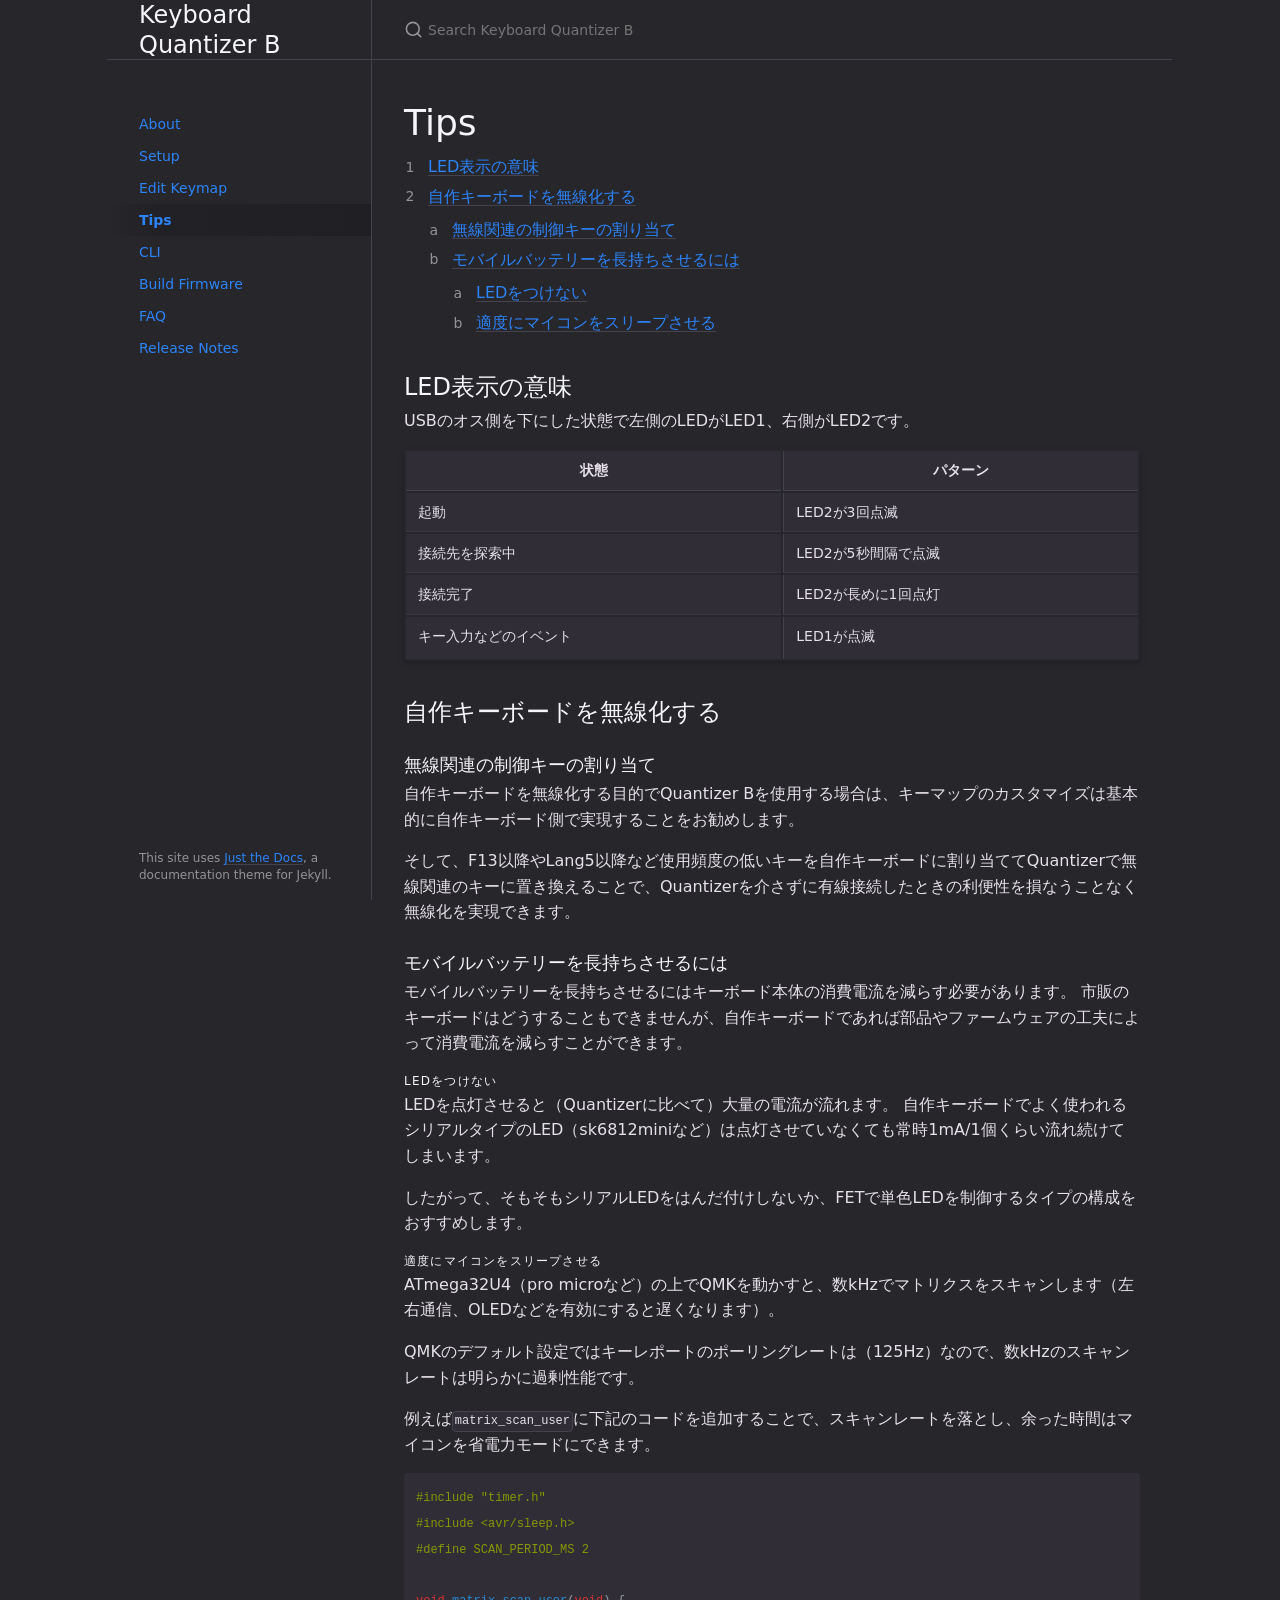
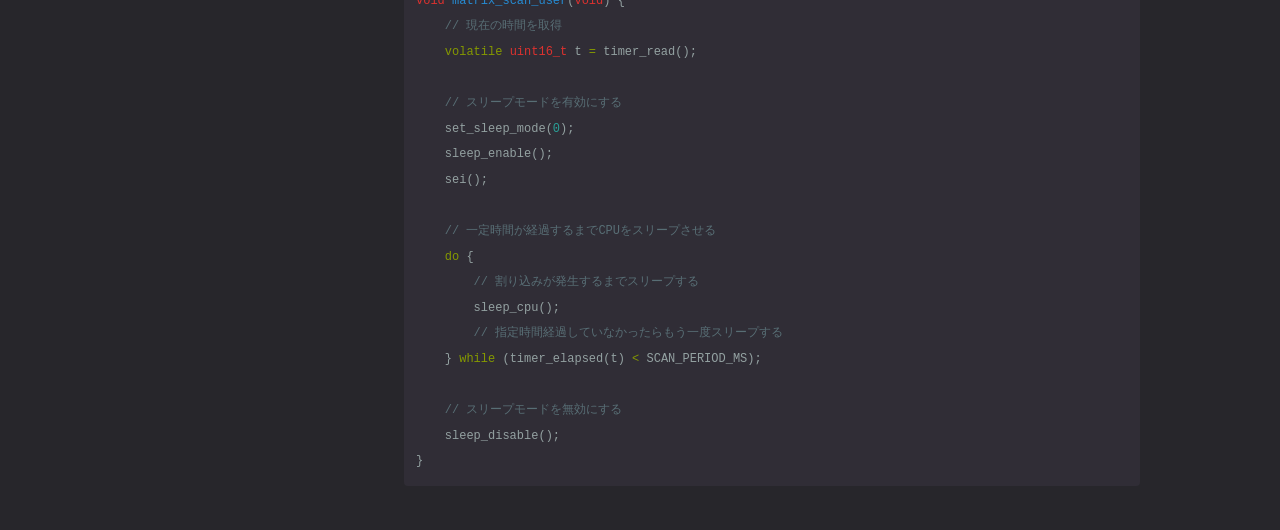
<file: tips.html>
<!DOCTYPE html>
<html lang="en-US">
  <head>
    <meta charset="UTF-8" />
    <meta http-equiv="X-UA-Compatible" content="IE=Edge" />
    <title>Tips - Keyboard Quantizer B</title>
    <link rel="shortcut icon" href="/favicon.ico" type="image/x-icon" />
    <link rel="stylesheet" href="/assets/css/just-the-docs-default.css" />
    <script
      async
      src="https://www.googletagmanager.com/gtag/js?id=G-62G71JNR75"
    ></script>
    <script>
      window.dataLayer = window.dataLayer || [];
      function gtag() {
        dataLayer.push(arguments);
      }
      gtag("js", new Date());
      gtag("config", "G-62G71JNR75");
    </script>
    <script type="text/javascript" src="/assets/js/vendor/lunr.min.js"></script>
    <script type="text/javascript" src="/assets/js/just-the-docs.js"></script>
    <meta name="viewport" content="width=device-width, initial-scale=1" />
    <!-- Begin Jekyll SEO tag v2.7.1 -->
    <title>Tips | Keyboard Quantizer B</title>
    <meta name="generator" content="Jekyll v4.1.1" />
    <meta property="og:title" content="Tips" />
    <meta property="og:locale" content="en_US" />
    <meta
      name="description"
      content="市販/自作のキーボードを無線化したりキーマップを変更できる Keyboard Quantizer B の説明と設定 Documents and configurator of “Keyboard Quantizer B” which can make your keyboard wireless and configurable"
    />
    <meta
      property="og:description"
      content="市販/自作のキーボードを無線化したりキーマップを変更できる Keyboard Quantizer B の説明と設定 Documents and configurator of “Keyboard Quantizer B” which can make your keyboard wireless and configurable"
    />
    <link rel="canonical" href="/tips" />
    <meta property="og:url" content="/tips" />
    <meta property="og:site_name" content="Keyboard Quantizer B" />
    <meta name="twitter:card" content="summary" />
    <meta property="twitter:title" content="Tips" />
    <script type="application/ld+json">
      {
        "headline": "Tips",
        "@type": "WebPage",
        "description": "市販/自作のキーボードを無線化したりキーマップを変更できる Keyboard Quantizer B の説明と設定 Documents and configurator of “Keyboard Quantizer B” which can make your keyboard wireless and configurable",
        "url": "/tips",
        "@context": "https://schema.org"
      }
    </script>
    <!-- End Jekyll SEO tag -->
  </head>
  <body>
    <svg xmlns="http://www.w3.org/2000/svg" style="display: none">
      <symbol id="svg-link" viewBox="0 0 24 24">
        <title>Link</title>
        <svg
          xmlns="http://www.w3.org/2000/svg"
          width="24"
          height="24"
          viewBox="0 0 24 24"
          fill="none"
          stroke="currentColor"
          stroke-width="2"
          stroke-linecap="round"
          stroke-linejoin="round"
          class="feather feather-link"
        >
          <path
            d="M10 13a5 5 0 0 0 7.54.54l3-3a5 5 0 0 0-7.07-7.07l-1.72 1.71"
          ></path>
          <path
            d="M14 11a5 5 0 0 0-7.54-.54l-3 3a5 5 0 0 0 7.07 7.07l1.71-1.71"
          ></path>
        </svg>
      </symbol>
      <symbol id="svg-search" viewBox="0 0 24 24">
        <title>Search</title>
        <svg
          xmlns="http://www.w3.org/2000/svg"
          width="24"
          height="24"
          viewBox="0 0 24 24"
          fill="none"
          stroke="currentColor"
          stroke-width="2"
          stroke-linecap="round"
          stroke-linejoin="round"
          class="feather feather-search"
        >
          <circle cx="11" cy="11" r="8"></circle>
          <line x1="21" y1="21" x2="16.65" y2="16.65"></line>
        </svg>
      </symbol>
      <symbol id="svg-menu" viewBox="0 0 24 24">
        <title>Menu</title>
        <svg
          xmlns="http://www.w3.org/2000/svg"
          width="24"
          height="24"
          viewBox="0 0 24 24"
          fill="none"
          stroke="currentColor"
          stroke-width="2"
          stroke-linecap="round"
          stroke-linejoin="round"
          class="feather feather-menu"
        >
          <line x1="3" y1="12" x2="21" y2="12"></line>
          <line x1="3" y1="6" x2="21" y2="6"></line>
          <line x1="3" y1="18" x2="21" y2="18"></line>
        </svg>
      </symbol>
      <symbol id="svg-arrow-right" viewBox="0 0 24 24">
        <title>Expand</title>
        <svg
          xmlns="http://www.w3.org/2000/svg"
          width="24"
          height="24"
          viewBox="0 0 24 24"
          fill="none"
          stroke="currentColor"
          stroke-width="2"
          stroke-linecap="round"
          stroke-linejoin="round"
          class="feather feather-chevron-right"
        >
          <polyline points="9 18 15 12 9 6"></polyline>
        </svg>
      </symbol>
      <symbol id="svg-doc" viewBox="0 0 24 24">
        <title>Document</title>
        <svg
          xmlns="http://www.w3.org/2000/svg"
          width="24"
          height="24"
          viewBox="0 0 24 24"
          fill="none"
          stroke="currentColor"
          stroke-width="2"
          stroke-linecap="round"
          stroke-linejoin="round"
          class="feather feather-file"
        >
          <path
            d="M13 2H6a2 2 0 0 0-2 2v16a2 2 0 0 0 2 2h12a2 2 0 0 0 2-2V9z"
          ></path>
          <polyline points="13 2 13 9 20 9"></polyline>
        </svg>
      </symbol>
    </svg>
    <div class="side-bar">
      <div class="site-header">
        <a href="/" class="site-title lh-tight"> Keyboard Quantizer B </a>
        <a href="#" id="menu-button" class="site-button">
          <svg viewBox="0 0 24 24" class="icon">
            <use xlink:href="#svg-menu"></use>
          </svg>
        </a>
      </div>
      <nav role="navigation" aria-label="Main" id="site-nav" class="site-nav">
        <ul class="nav-list">
          <li class="nav-list-item">
            <a href="/" class="nav-list-link">About</a>
          </li>
          <li class="nav-list-item">
            <a href="/setup/" class="nav-list-link">Setup</a>
          </li>
          <li class="nav-list-item">
            <a href="/keymap/" class="nav-list-link">Edit Keymap</a>
          </li>
          <li class="nav-list-item active">
            <a href="/tips" class="nav-list-link active">Tips</a>
          </li>
          <li class="nav-list-item">
            <a href="/cli/" class="nav-list-link">CLI</a>
          </li>
          <li class="nav-list-item">
            <a href="/build_firmware/" class="nav-list-link">Build Firmware</a>
          </li>
          <li class="nav-list-item">
            <a href="/faq/" class="nav-list-link">FAQ</a>
          </li>
          <li class="nav-list-item">
            <a href="/release_notes/" class="nav-list-link">Release Notes</a>
          </li>
        </ul>
      </nav>
      <footer class="site-footer">
        This site uses
        <a href="https://github.com/pmarsceill/just-the-docs">Just the Docs</a>,
        a documentation theme for Jekyll.
      </footer>
    </div>
    <div class="main" id="top">
      <div id="main-header" class="main-header">
        <div class="search">
          <div class="search-input-wrap">
            <input
              type="text"
              id="search-input"
              class="search-input"
              tabindex="0"
              placeholder="Search Keyboard Quantizer B"
              aria-label="Search Keyboard Quantizer B"
              autocomplete="off"
            />
            <label for="search-input" class="search-label"
              ><svg viewBox="0 0 24 24" class="search-icon">
                <use xlink:href="#svg-search"></use></svg
            ></label>
          </div>
          <div id="search-results" class="search-results"></div>
        </div>
      </div>
      <div id="main-content-wrap" class="main-content-wrap">
        <div id="main-content" class="main-content" role="main">
          <h1 class="no_toc" id="tips">
            <a href="#tips" class="anchor-heading" aria-labelledby="tips"
              ><svg viewBox="0 0 16 16" aria-hidden="true">
                <use xlink:href="#svg-link"></use></svg
            ></a>
            Tips
          </h1>
          <ol id="markdown-toc">
            <li>
              <a href="#led表示の意味" id="markdown-toc-led表示の意味"
                >LED表示の意味</a
              >
            </li>
            <li>
              <a
                href="#自作キーボードを無線化する"
                id="markdown-toc-自作キーボードを無線化する"
                >自作キーボードを無線化する</a
              >
              <ol>
                <li>
                  <a
                    href="#無線関連の制御キーの割り当て"
                    id="markdown-toc-無線関連の制御キーの割り当て"
                    >無線関連の制御キーの割り当て</a
                  >
                </li>
                <li>
                  <a
                    href="#モバイルバッテリーを長持ちさせるには"
                    id="markdown-toc-モバイルバッテリーを長持ちさせるには"
                    >モバイルバッテリーを長持ちさせるには</a
                  >
                  <ol>
                    <li>
                      <a href="#ledをつけない" id="markdown-toc-ledをつけない"
                        >LEDをつけない</a
                      >
                    </li>
                    <li>
                      <a
                        href="#適度にマイコンをスリープさせる"
                        id="markdown-toc-適度にマイコンをスリープさせる"
                        >適度にマイコンをスリープさせる</a
                      >
                    </li>
                  </ol>
                </li>
              </ol>
            </li>
          </ol>
          <h2 id="led表示の意味">
            <a
              href="#led表示の意味"
              class="anchor-heading"
              aria-labelledby="led表示の意味"
              ><svg viewBox="0 0 16 16" aria-hidden="true">
                <use xlink:href="#svg-link"></use></svg
            ></a>
            LED表示の意味
          </h2>
          <p>USBのオス側を下にした状態で左側のLEDがLED1、右側がLED2です。</p>
          <div class="table-wrapper">
            <table>
              <thead>
                <tr>
                  <th>状態</th>
                  <th>パターン</th>
                </tr>
              </thead>
              <tbody>
                <tr>
                  <td>起動</td>
                  <td>LED2が3回点滅</td>
                </tr>
                <tr>
                  <td>接続先を探索中</td>
                  <td>LED2が5秒間隔で点滅</td>
                </tr>
                <tr>
                  <td>接続完了</td>
                  <td>LED2が長めに1回点灯</td>
                </tr>
                <tr>
                  <td>キー入力などのイベント</td>
                  <td>LED1が点滅</td>
                </tr>
              </tbody>
            </table>
          </div>
          <h2 id="自作キーボードを無線化する">
            <a
              href="#自作キーボードを無線化する"
              class="anchor-heading"
              aria-labelledby="自作キーボードを無線化する"
              ><svg viewBox="0 0 16 16" aria-hidden="true">
                <use xlink:href="#svg-link"></use></svg
            ></a>
            自作キーボードを無線化する
          </h2>
          <h3 id="無線関連の制御キーの割り当て">
            <a
              href="#無線関連の制御キーの割り当て"
              class="anchor-heading"
              aria-labelledby="無線関連の制御キーの割り当て"
              ><svg viewBox="0 0 16 16" aria-hidden="true">
                <use xlink:href="#svg-link"></use></svg
            ></a>
            無線関連の制御キーの割り当て
          </h3>
          <p>
            自作キーボードを無線化する目的でQuantizer
            Bを使用する場合は、キーマップのカスタマイズは基本的に自作キーボード側で実現することをお勧めします。
          </p>
          <p>
            そして、F13以降やLang5以降など使用頻度の低いキーを自作キーボードに割り当ててQuantizerで無線関連のキーに置き換えることで、Quantizerを介さずに有線接続したときの利便性を損なうことなく無線化を実現できます。
          </p>
          <h3 id="モバイルバッテリーを長持ちさせるには">
            <a
              href="#モバイルバッテリーを長持ちさせるには"
              class="anchor-heading"
              aria-labelledby="モバイルバッテリーを長持ちさせるには"
              ><svg viewBox="0 0 16 16" aria-hidden="true">
                <use xlink:href="#svg-link"></use></svg
            ></a>
            モバイルバッテリーを長持ちさせるには
          </h3>
          <p>
            モバイルバッテリーを長持ちさせるにはキーボード本体の消費電流を減らす必要があります。
            市販のキーボードはどうすることもできませんが、自作キーボードであれば部品やファームウェアの工夫によって消費電流を減らすことができます。
          </p>
          <h4 id="ledをつけない">
            <a
              href="#ledをつけない"
              class="anchor-heading"
              aria-labelledby="ledをつけない"
              ><svg viewBox="0 0 16 16" aria-hidden="true">
                <use xlink:href="#svg-link"></use></svg
            ></a>
            LEDをつけない
          </h4>
          <p>
            LEDを点灯させると（Quantizerに比べて）大量の電流が流れます。
            自作キーボードでよく使われるシリアルタイプのLED（sk6812miniなど）は点灯させていなくても常時1mA/1個くらい流れ続けてしまいます。
          </p>
          <p>
            したがって、そもそもシリアルLEDをはんだ付けしないか、FETで単色LEDを制御するタイプの構成をおすすめします。
          </p>
          <h4 id="適度にマイコンをスリープさせる">
            <a
              href="#適度にマイコンをスリープさせる"
              class="anchor-heading"
              aria-labelledby="適度にマイコンをスリープさせる"
              ><svg viewBox="0 0 16 16" aria-hidden="true">
                <use xlink:href="#svg-link"></use></svg
            ></a>
            適度にマイコンをスリープさせる
          </h4>
          <p>
            ATmega32U4（pro
            microなど）の上でQMKを動かすと、数kHzでマトリクスをスキャンします（左右通信、OLEDなどを有効にすると遅くなります）。
          </p>
          <p>
            QMKのデフォルト設定ではキーレポートのポーリングレートは（125Hz）なので、数kHzのスキャンレートは明らかに過剰性能です。
          </p>
          <p>
            例えば<code class="language-plaintext highlighter-rouge"
              >matrix_scan_user</code
            >に下記のコードを追加することで、スキャンレートを落とし、余った時間はマイコンを省電力モードにできます。
          </p>
          <div class="language-c highlighter-rouge">
            <div class="highlight">
              <pre class="highlight"><code><span class="cp">#include "timer.h"
#include &lt;avr/sleep.h&gt;
#define SCAN_PERIOD_MS 2
</span>
<span class="kt">void</span> <span class="nf">matrix_scan_user</span><span class="p">(</span><span class="kt">void</span><span class="p">)</span> <span class="p">{</span>
    <span class="c1">// 現在の時間を取得</span>
    <span class="k">volatile</span> <span class="kt">uint16_t</span> <span class="n">t</span> <span class="o">=</span> <span class="n">timer_read</span><span class="p">();</span>

    <span class="c1">// スリープモードを有効にする</span>
    <span class="n">set_sleep_mode</span><span class="p">(</span><span class="mi">0</span><span class="p">);</span>
    <span class="n">sleep_enable</span><span class="p">();</span>
    <span class="n">sei</span><span class="p">();</span>

    <span class="c1">// 一定時間が経過するまでCPUをスリープさせる</span>
    <span class="k">do</span> <span class="p">{</span>
        <span class="c1">// 割り込みが発生するまでスリープする</span>
        <span class="n">sleep_cpu</span><span class="p">();</span>
        <span class="c1">// 指定時間経過していなかったらもう一度スリープする</span>
    <span class="p">}</span> <span class="k">while</span> <span class="p">(</span><span class="n">timer_elapsed</span><span class="p">(</span><span class="n">t</span><span class="p">)</span> <span class="o">&lt;</span> <span class="n">SCAN_PERIOD_MS</span><span class="p">);</span>

    <span class="c1">// スリープモードを無効にする</span>
    <span class="n">sleep_disable</span><span class="p">();</span>
<span class="p">}</span>
</code></pre>
            </div>
          </div>
        </div>
      </div>
      <div class="search-overlay"></div>
    </div>
  </body>
</html>
</file>
